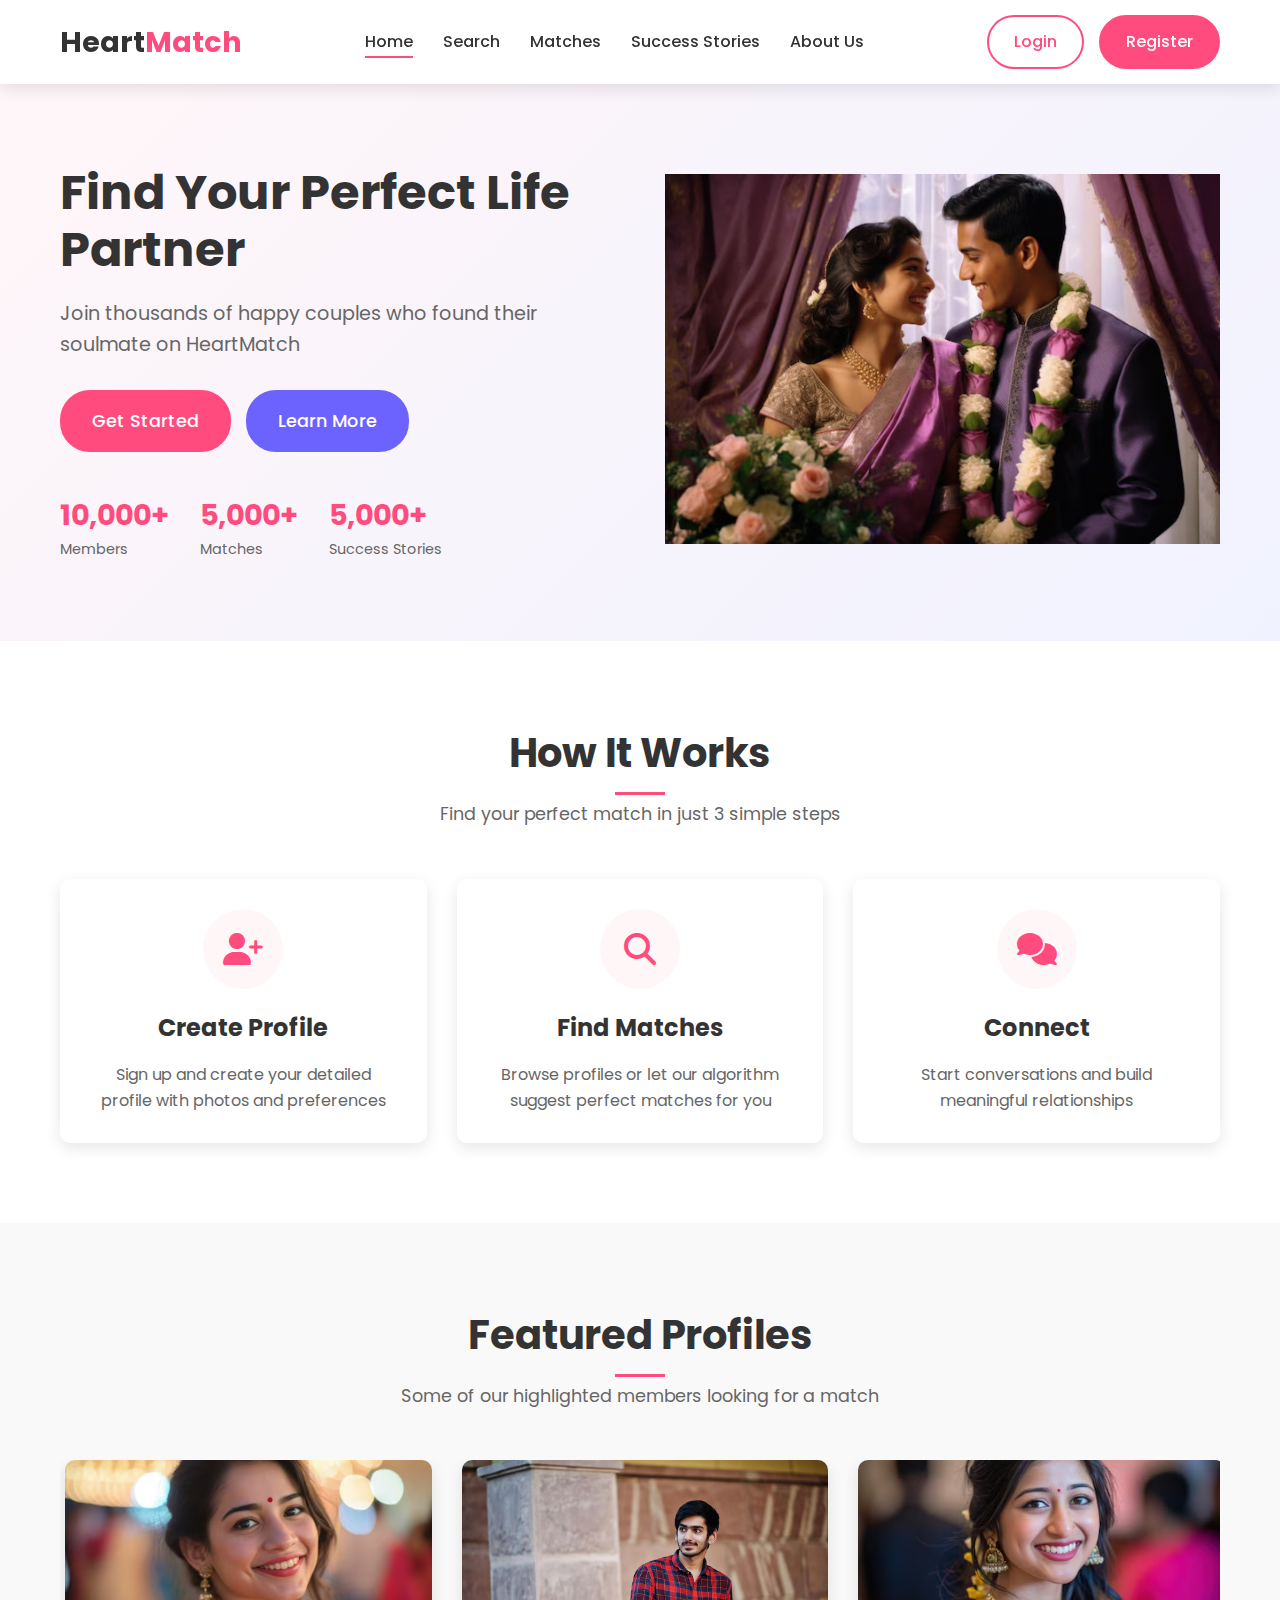
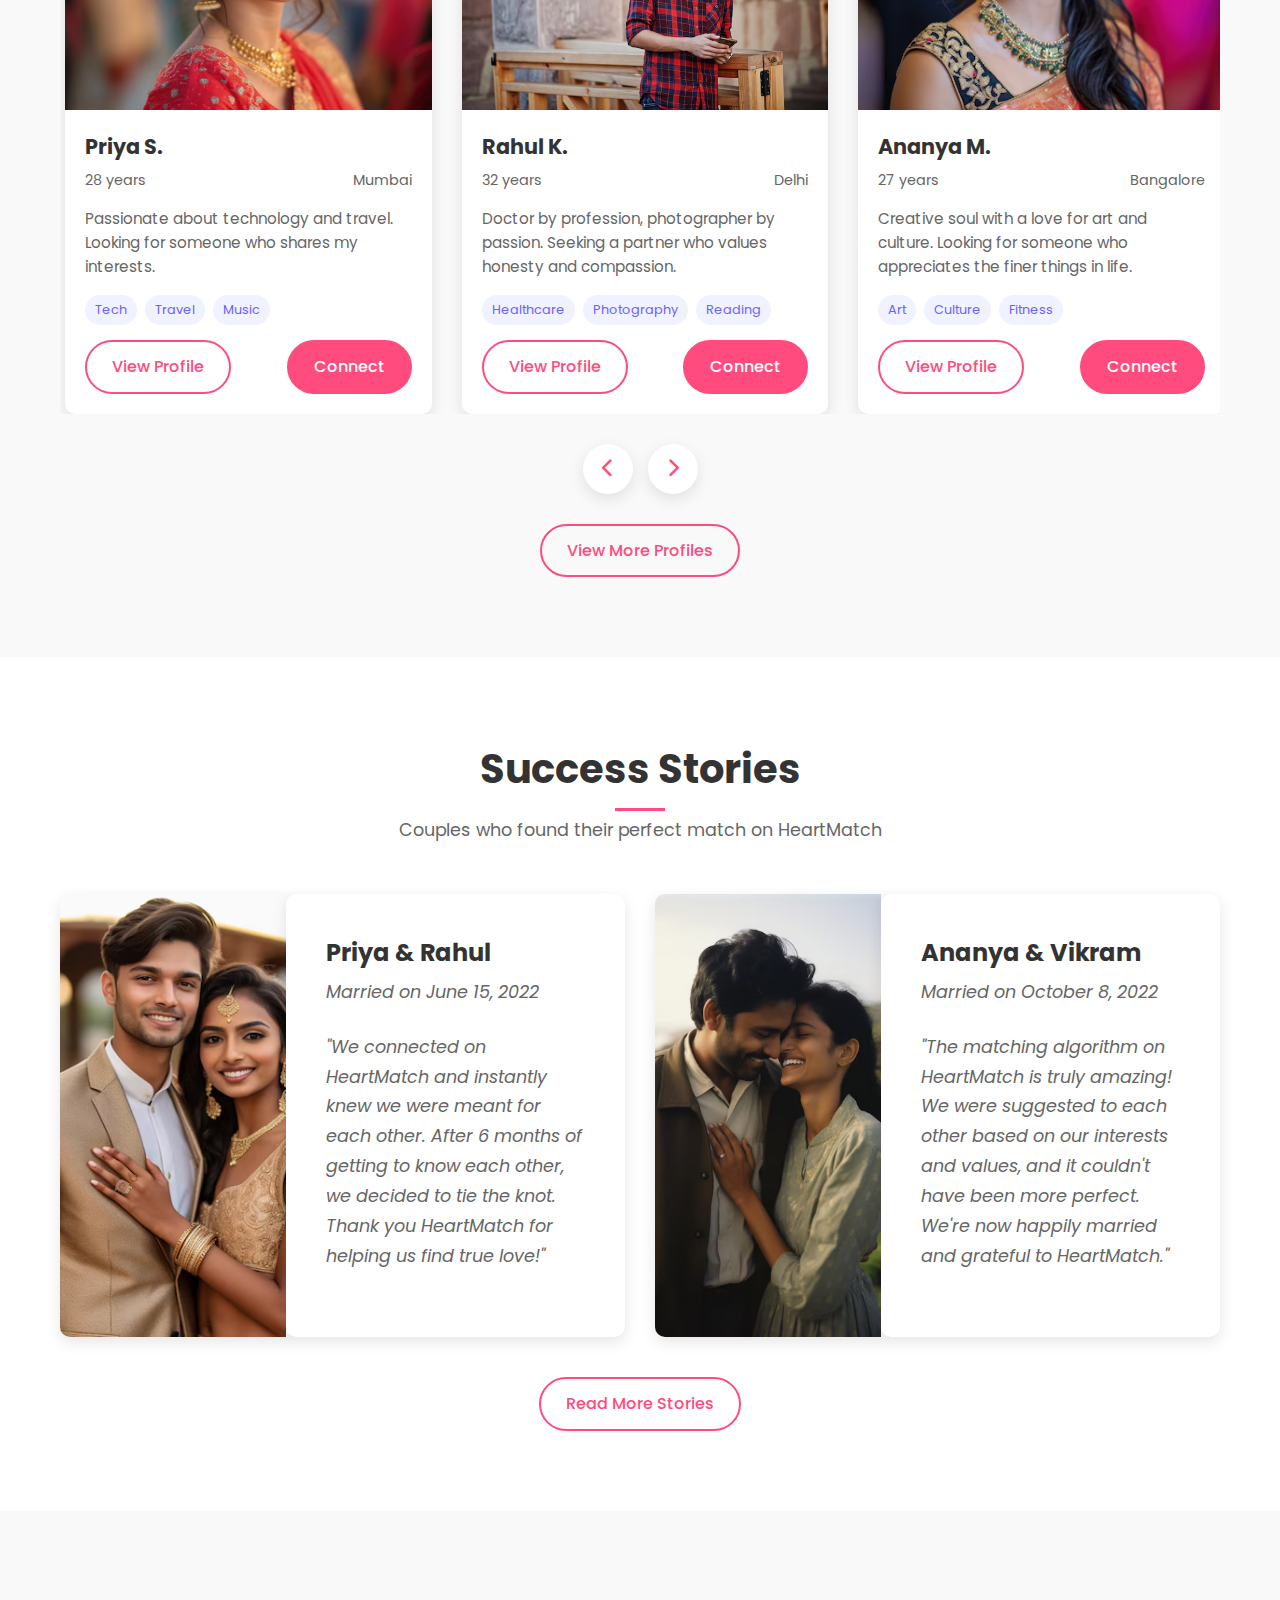
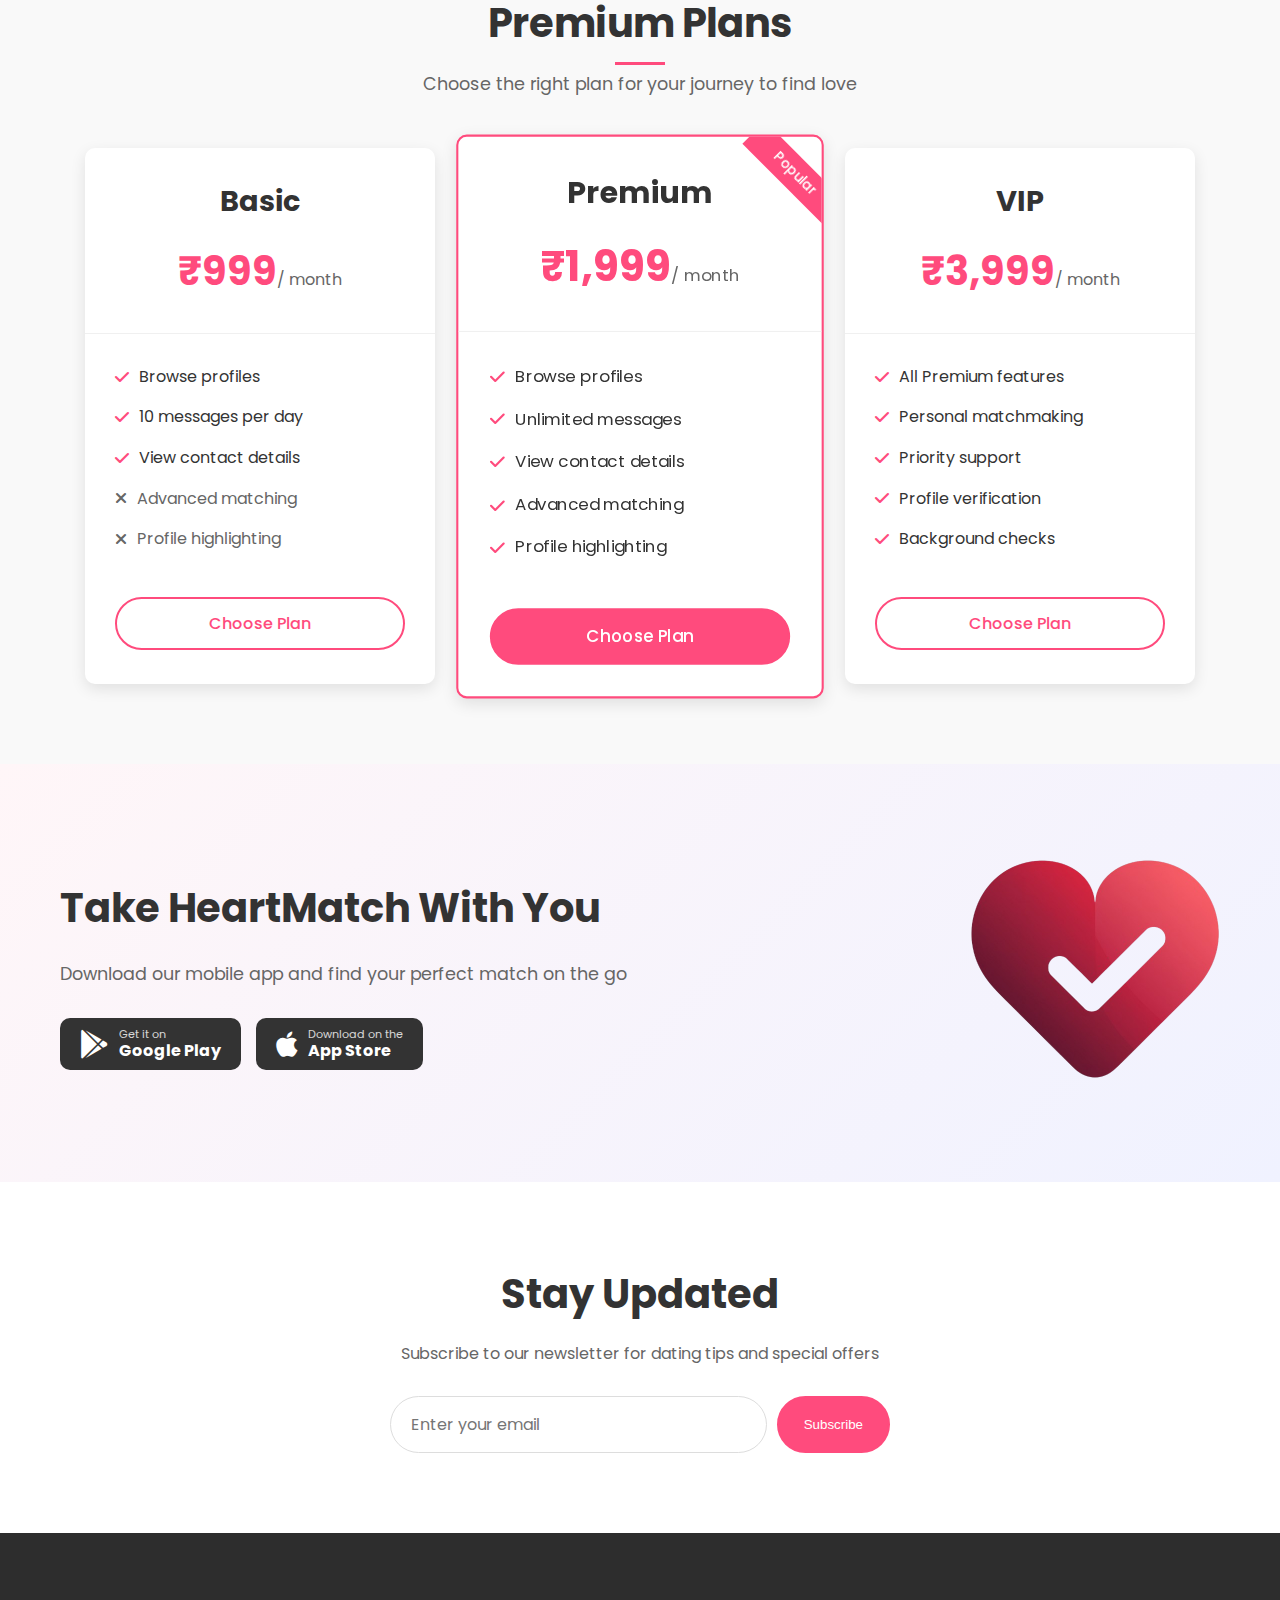
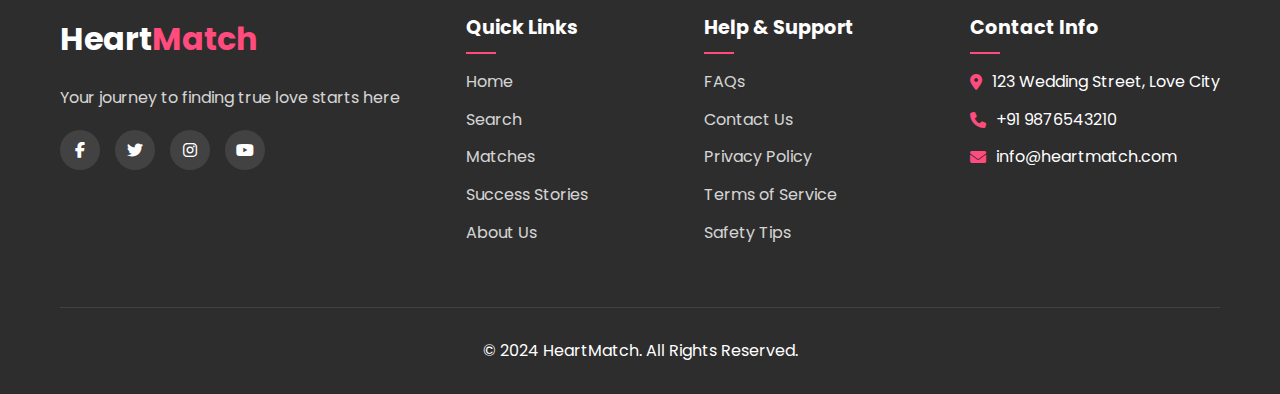
<file: index.html>
<!DOCTYPE html>
<html lang="en">
<head>
    <meta charset="UTF-8">
    <meta name="viewport" content="width=device-width, initial-scale=1.0">
    <title>HeartMatch | Find Your Perfect Partner</title>
    <link rel="icon" type="image/x-icon" href="app-mockup.png">
    <link rel="stylesheet" href="styles.css">
    <link rel="stylesheet" href="https://cdnjs.cloudflare.com/ajax/libs/font-awesome/6.4.0/css/all.min.css">
    <link href="https://fonts.googleapis.com/css2?family=Poppins:wght@300;400;500;600;700&display=swap" rel="stylesheet">
</head>
<body>
    <!-- Header Section -->
    <header>
        <div class="container">
            <div class="logo">
                <h1>Heart<span>Match</span></h1>
            </div>
            <nav>
                <ul>
                    <li><a href="index.html" class="active">Home</a></li>
                    <li><a href="search.html">Search</a></li>
                    <li><a href="matches.html">Matches</a></li>
                    <li><a href="success-stories.html">Success Stories</a></li>
                    <li><a href="about.html">About Us</a></li>
                </ul>
            </nav>
            <div class="auth-buttons">
                <a href="login.html" class="btn btn-outline">Login</a>
                <a href="register.html" class="btn btn-primary">Register</a>
            </div>
            <div class="mobile-menu-toggle">
                <i class="fas fa-bars"></i>
            </div>
        </div>
    </header>

    <!-- Hero Section -->
    <section class="hero">
        <div class="container">
            <div class="hero-content">
                <h1>Find Your Perfect Life Partner</h1>
                <p>Join thousands of happy couples who found their soulmate on HeartMatch</p>
                <div class="hero-buttons">
                    <a href="register.html" class="btn btn-primary btn-large">Get Started</a>
                    <a href="#how-it-works" class="btn btn-secondary btn-large">Learn More</a>
                </div>
                <div class="stats">
                    <div class="stat-item">
                        <span class="count">10000+</span>
                        <span class="label">Members</span>
                    </div>
                    <div class="stat-item">
                        <span class="count">5000+</span>
                        <span class="label">Matches</span>
                    </div>
                    <div class="stat-item">
                        <span class="count">5000+</span>
                        <span class="label">Success Stories</span>
                    </div>
                </div>
            </div>
            <div class="hero-image">
                <img src="hero-image.png" alt="Happy Couple">
            </div>
        </div>
    </section>

    <!-- How It Works Section -->
    <section id="how-it-works" class="how-it-works">
        <div class="container">
            <div class="section-header">
                <h2>How It Works</h2>
                <p>Find your perfect match in just 3 simple steps</p>
            </div>
            <div class="steps">
                <div class="step">
                    <div class="step-icon">
                        <i class="fas fa-user-plus"></i>
                    </div>
                    <h3>Create Profile</h3>
                    <p>Sign up and create your detailed profile with photos and preferences</p>
                </div>
                <div class="step">
                    <div class="step-icon">
                        <i class="fas fa-search"></i>
                    </div>
                    <h3>Find Matches</h3>
                    <p>Browse profiles or let our algorithm suggest perfect matches for you</p>
                </div>
                <div class="step">
                    <div class="step-icon">
                        <i class="fas fa-comments"></i>
                    </div>
                    <h3>Connect</h3>
                    <p>Start conversations and build meaningful relationships</p>
                </div>
            </div>
        </div>
    </section>

    <!-- Featured Profiles Section -->
        <!-- Featured Profiles Section -->
        <section class="featured-profiles">
            <div class="container">
                <div class="section-header">
                    <h2>Featured Profiles</h2>
                    <p>Some of our highlighted members looking for a match</p>
                </div>
                <div class="profiles-slider" id="profilesSlider">
                    <!-- Static profile cards instead of dynamic loading -->
                    <div class="profile-card">
                        <div class="profile-image">
                            <img src="priya.png" alt="Priya S.">
                        </div>
                        <div class="profile-info">
                            <h3>Priya S.</h3>
                            <div class="profile-meta">
                                <span>28 years</span>
                                <span>Mumbai</span>
                            </div>
                            <p class="profile-bio">Passionate about technology and travel. Looking for someone who shares my interests.</p>
                            <div class="profile-tags">
                                <span class="tag">Tech</span>
                                <span class="tag">Travel</span>
                                <span class="tag">Music</span>
                            </div>
                            <div class="profile-actions">
                                <a href="profile.html?id=1" class="btn btn-sm btn-outline">View Profile</a>
                                <a href="connect.html?id=1" class="btn btn-primary">Connect</a>
                            </div>
                        </div>
                    </div>
                    
                    <div class="profile-card">
                        <div class="profile-image">
                            <img src="rahul.png" alt="Rahul K.">
                        </div>
                        <div class="profile-info">
                            <h3>Rahul K.</h3>
                            <div class="profile-meta">
                                <span>32 years</span>
                                <span>Delhi</span>
                            </div>
                            <p class="profile-bio">Doctor by profession, photographer by passion. Seeking a partner who values honesty and compassion.</p>
                            <div class="profile-tags">
                                <span class="tag">Healthcare</span>
                                <span class="tag">Photography</span>
                                <span class="tag">Reading</span>
                            </div>
                            <div class="profile-actions">
                                <a href="profile.html?id=2" class="btn btn-sm btn-outline">View Profile</a>
                                <a href="connect.html?id=1" class="btn btn-primary">Connect</a>
                            </div>
                        </div>
                    </div>
                    
                    <div class="profile-card">
                        <div class="profile-image">
                            <img src="ananya.png" alt="Ananya M.">
                        </div>
                        <div class="profile-info">
                            <h3>Ananya M.</h3>
                            <div class="profile-meta">
                                <span>27 years</span>
                                <span>Bangalore</span>
                            </div>
                            <p class="profile-bio">Creative soul with a love for art and culture. Looking for someone who appreciates the finer things in life.</p>
                            <div class="profile-tags">
                                <span class="tag">Art</span>
                                <span class="tag">Culture</span>
                                <span class="tag">Fitness</span>
                            </div>
                            <div class="profile-actions">
                                <a href="profile.html?id=3" class="btn btn-sm btn-outline">View Profile</a>
                                <a href="connect.html?id=1" class="btn btn-primary">Connect</a>
                            </div>
                        </div>
                    </div>
                </div>
                <div class="slider-controls">
                    <button id="prevProfile" class="slider-btn"><i class="fas fa-chevron-left"></i></button>
                    <button id="nextProfile" class="slider-btn"><i class="fas fa-chevron-right"></i></button>
                </div>
                <div class="view-more-container">
                    <a href="search.html" class="btn btn-outline">View More Profiles</a>
                </div>
            </div>
        </section>

    <!-- Success Stories Section -->
    <section class="success-stories">
        <div class="container">
            <div class="section-header">
                <h2>Success Stories</h2>
                <p>Couples who found their perfect match on HeartMatch</p>
            </div>
            <div class="testimonials">
                <div class="testimonial">
                    <div class="couple-image">
                        <img src="couple1.png" alt="Happy Couple">
                    </div>
                    <div class="testimonial-content">
                        <h3>Priya & Rahul</h3>
                        <p class="marriage-date">Married on June 15, 2022</p>
                        <p class="testimonial-text">"We connected on HeartMatch and instantly knew we were meant for each other. After 6 months of getting to know each other, we decided to tie the knot. Thank you HeartMatch for helping us find true love!"</p>
                    </div>
                </div>
                <div class="testimonial">
                    <div class="couple-image">
                        <img src="couple2.png" alt="Happy Couple">
                    </div>
                    <div class="testimonial-content">
                        <h3>Ananya & Vikram</h3>
                        <p class="marriage-date">Married on October 8, 2022</p>
                        <p class="testimonial-text">"The matching algorithm on HeartMatch is truly amazing! We were suggested to each other based on our interests and values, and it couldn't have been more perfect. We're now happily married and grateful to HeartMatch."</p>
                    </div>
                </div>
            </div>
            <div class="view-more-container">
                <a href="success-stories.html" class="btn btn-outline">Read More Stories</a>
            </div>
        </div>
    </section>

    <!-- Premium Plans Section -->
    <section class="premium-plans">
        <div class="container">
            <div class="section-header">
                <h2>Premium Plans</h2>
                <p>Choose the right plan for your journey to find love</p>
            </div>
            <div class="plans">
                <div class="plan">
                    <div class="plan-header">
                        <h3>Basic</h3>
                        <div class="price">
                            <span class="amount">₹999</span>
                            <span class="duration">/ month</span>
                        </div>
                    </div>
                    <div class="plan-features">
                        <ul>
                            <li><i class="fas fa-check"></i> Browse profiles</li>
                            <li><i class="fas fa-check"></i> 10 messages per day</li>
                            <li><i class="fas fa-check"></i> View contact details</li>
                            <li class="not-included"><i class="fas fa-times"></i> Advanced matching</li>
                            <li class="not-included"><i class="fas fa-times"></i> Profile highlighting</li>
                        </ul>
                    </div>
                    <div class="plan-footer">
                        <a href="subscribe.html?plan=basic" class="btn btn-outline btn-block">Choose Plan</a>
                    </div>
                </div>
                <div class="plan featured">
                    <div class="plan-tag">Popular</div>
                    <div class="plan-header">
                        <h3>Premium</h3>
                        <div class="price">
                            <span class="amount">₹1,999</span>
                            <span class="duration">/ month</span>
                        </div>
                    </div>
                    <div class="plan-features">
                        <ul>
                            <li><i class="fas fa-check"></i> Browse profiles</li>
                            <li><i class="fas fa-check"></i> Unlimited messages</li>
                            <li><i class="fas fa-check"></i> View contact details</li>
                            <li><i class="fas fa-check"></i> Advanced matching</li>
                            <li><i class="fas fa-check"></i> Profile highlighting</li>
                        </ul>
                    </div>
                    <div class="plan-footer">
                        <a href="subscribe.html?plan=premium" class="btn btn-primary btn-block">Choose Plan</a>
                    </div>
                </div>
                <div class="plan">
                    <div class="plan-header">
                        <h3>VIP</h3>
                        <div class="price">
                            <span class="amount">₹3,999</span>
                            <span class="duration">/ month</span>
                        </div>
                    </div>
                    <div class="plan-features">
                        <ul>
                            <li><i class="fas fa-check"></i> All Premium features</li>
                            <li><i class="fas fa-check"></i> Personal matchmaking</li>
                            <li><i class="fas fa-check"></i> Priority support</li>
                            <li><i class="fas fa-check"></i> Profile verification</li>
                            <li><i class="fas fa-check"></i> Background checks</li>
                        </ul>
                    </div>
                    <div class="plan-footer">
                        <a href="subscribe.html?plan=vip" class="btn btn-outline btn-block">Choose Plan</a>
                    </div>
                </div>
            </div>
        </div>
    </section>

    <!-- App Download Section -->
    <section class="app-download">
        <div class="container">
            <div class="app-content">
                <h2>Take HeartMatch With You</h2>
                <p>Download our mobile app and find your perfect match on the go</p>
                <div class="app-buttons">
                    <a href="#" class="app-btn">
                        <i class="fab fa-google-play"></i>
                        <span>
                            <small>Get it on</small>
                            <strong>Google Play</strong>
                        </span>
                    </a>
                    <a href="#" class="app-btn">
                        <i class="fab fa-apple"></i>
                        <span>
                            <small>Download on the</small>
                            <strong>App Store</strong>
                        </span>
                    </a>
                </div>
            </div>
            <div class="app-image">
                <img src="app-mockup.png" alt="HeartMatch Mobile App">
            </div>
        </div>
    </section>

    <!-- Newsletter Section -->
    <section class="newsletter">
        <div class="container">
            <div class="newsletter-content">
                <h2>Stay Updated</h2>
                <p>Subscribe to our newsletter for dating tips and special offers</p>
                <form id="newsletterForm" class="newsletter-form">
                    <input type="email" placeholder="Enter your email" required>
                    <button type="submit" class="btn btn-primary">Subscribe</button>
                </form>
            </div>
        </div>
    </section>

    <!-- Footer -->
    <footer>
        <div class="container">
            <div class="footer-content">
                <div class="footer-logo">
                    <h2>Heart<span>Match</span></h2>
                    <p>Your journey to finding true love starts here</p>
                    <div class="social-links">
                        <a href="#"><i class="fab fa-facebook-f"></i></a>
                        <a href="#"><i class="fab fa-twitter"></i></a>
                        <a href="#"><i class="fab fa-instagram"></i></a>
                        <a href="#"><i class="fab fa-youtube"></i></a>
                    </div>
                </div>
                <div class="footer-links">
                    <div class="link-group">
                        <h3>Quick Links</h3>
                        <ul>
                            <li><a href="index.html">Home</a></li>
                            <li><a href="search.html">Search</a></li>
                            <li><a href="matches.html">Matches</a></li>
                            <li><a href="success-stories.html">Success Stories</a></li>
                            <li><a href="about.html">About Us</a></li>
                        </ul>
                    </div>
                    <div class="link-group">
                        <h3>Help & Support</h3>
                        <ul>
                            <li><a href="faq.html">FAQs</a></li>
                            <li><a href="contact.html">Contact Us</a></li>
                            <li><a href="privacy.html">Privacy Policy</a></li>
                            <li><a href="terms.html">Terms of Service</a></li>
                            <li><a href="safety.html">Safety Tips</a></li>
                        </ul>
                    </div>
                    <div class="link-group">
                        <h3>Contact Info</h3>
                        <ul class="contact-info">
                            <li><i class="fas fa-map-marker-alt"></i> 123 Wedding Street, Love City</li>
                            <li><i class="fas fa-phone"></i> +91 9876543210</li>
                            <li><i class="fas fa-envelope"></i> info@heartmatch.com</li>
                        </ul>
                    </div>
                </div>
            </div>
            <div class="footer-bottom">
                <p>&copy; 2024 HeartMatch. All Rights Reserved.</p>
            </div>
        </div>
    </footer>

    <script src="script.js"></script>
</body>
</html>
</file>
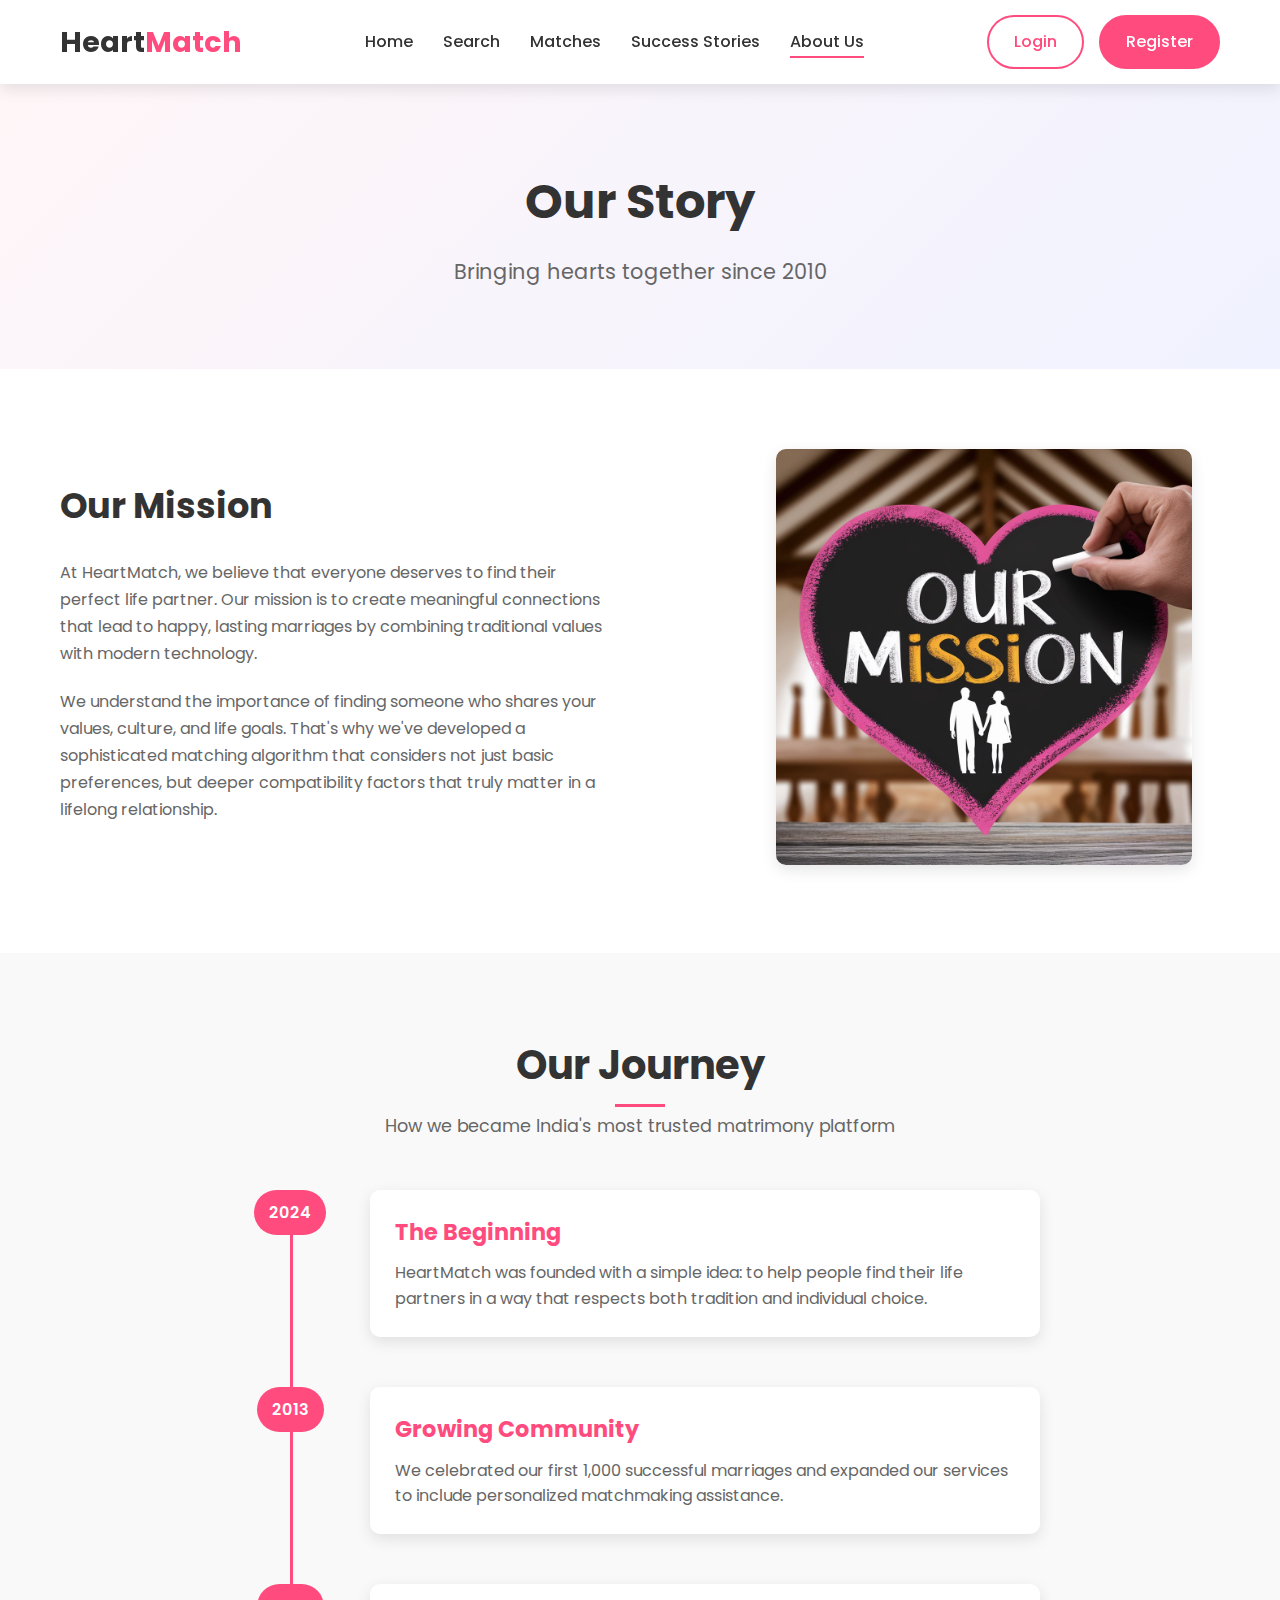
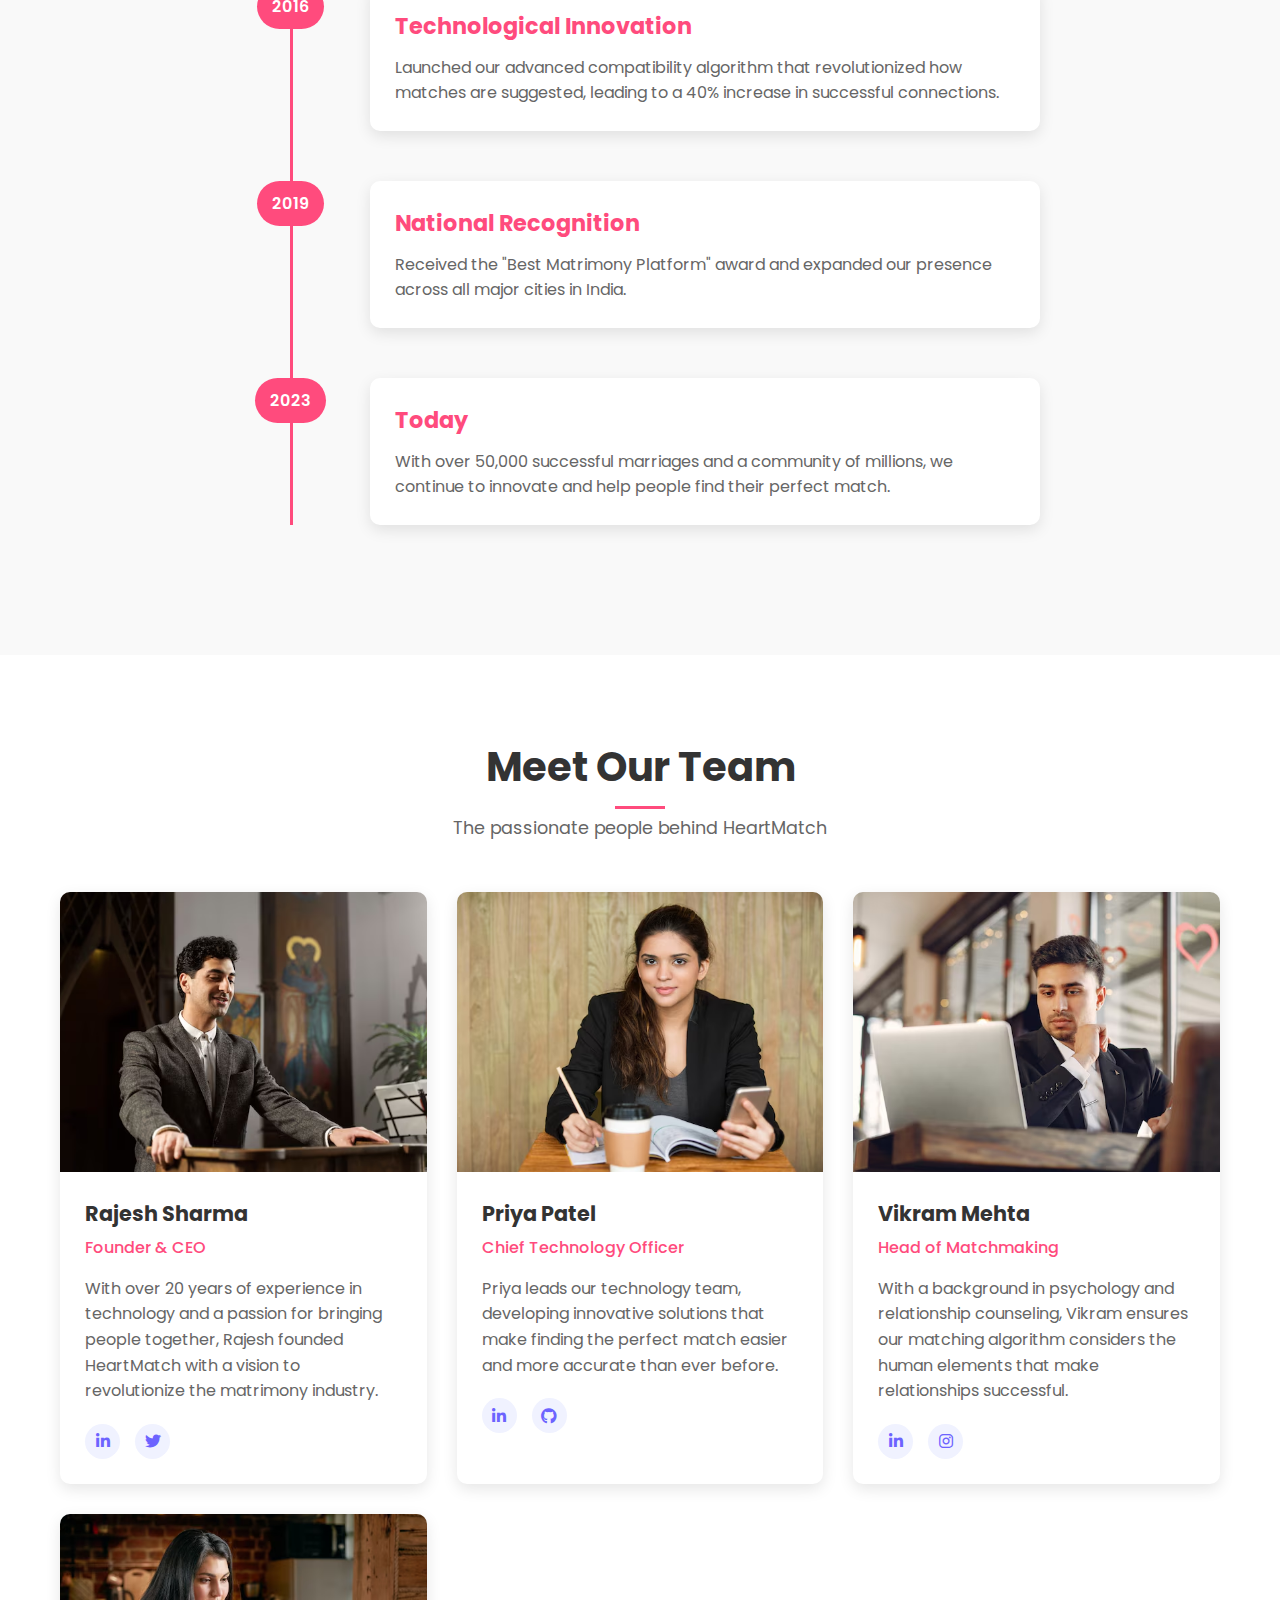
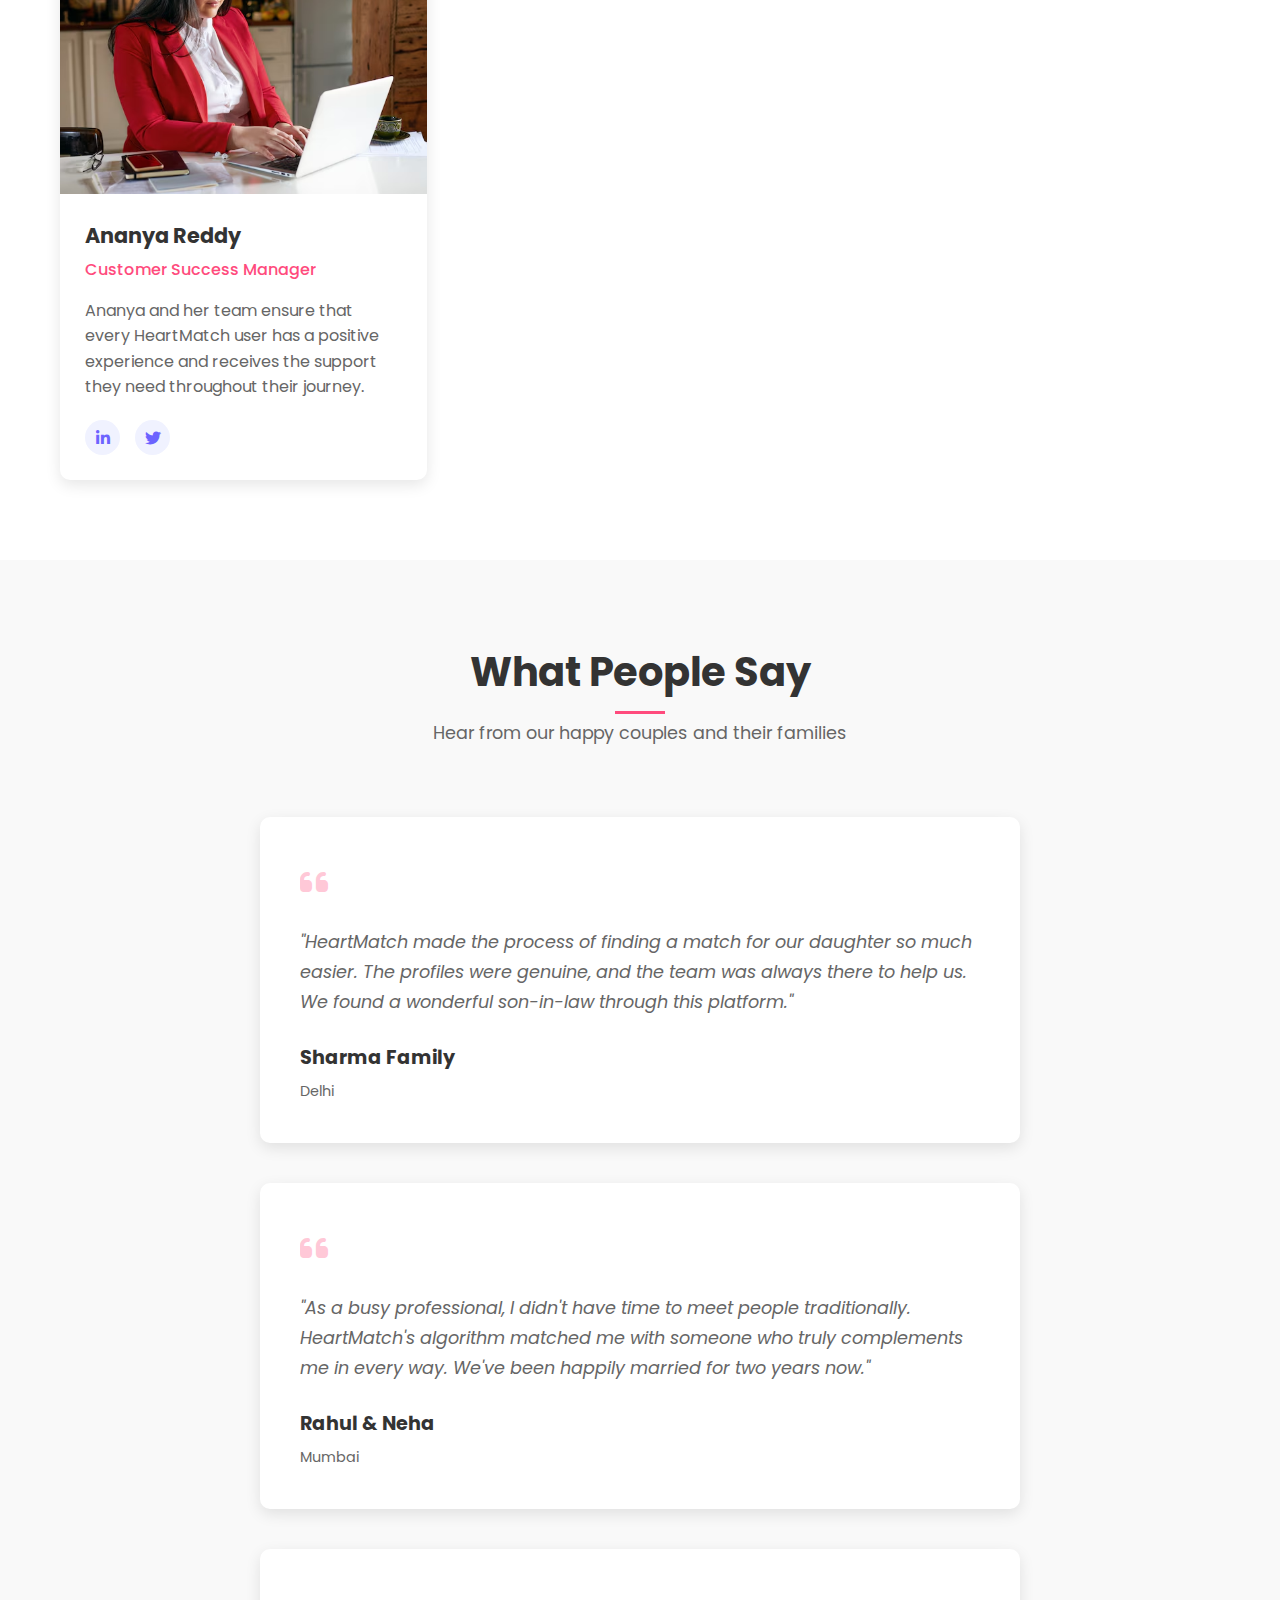
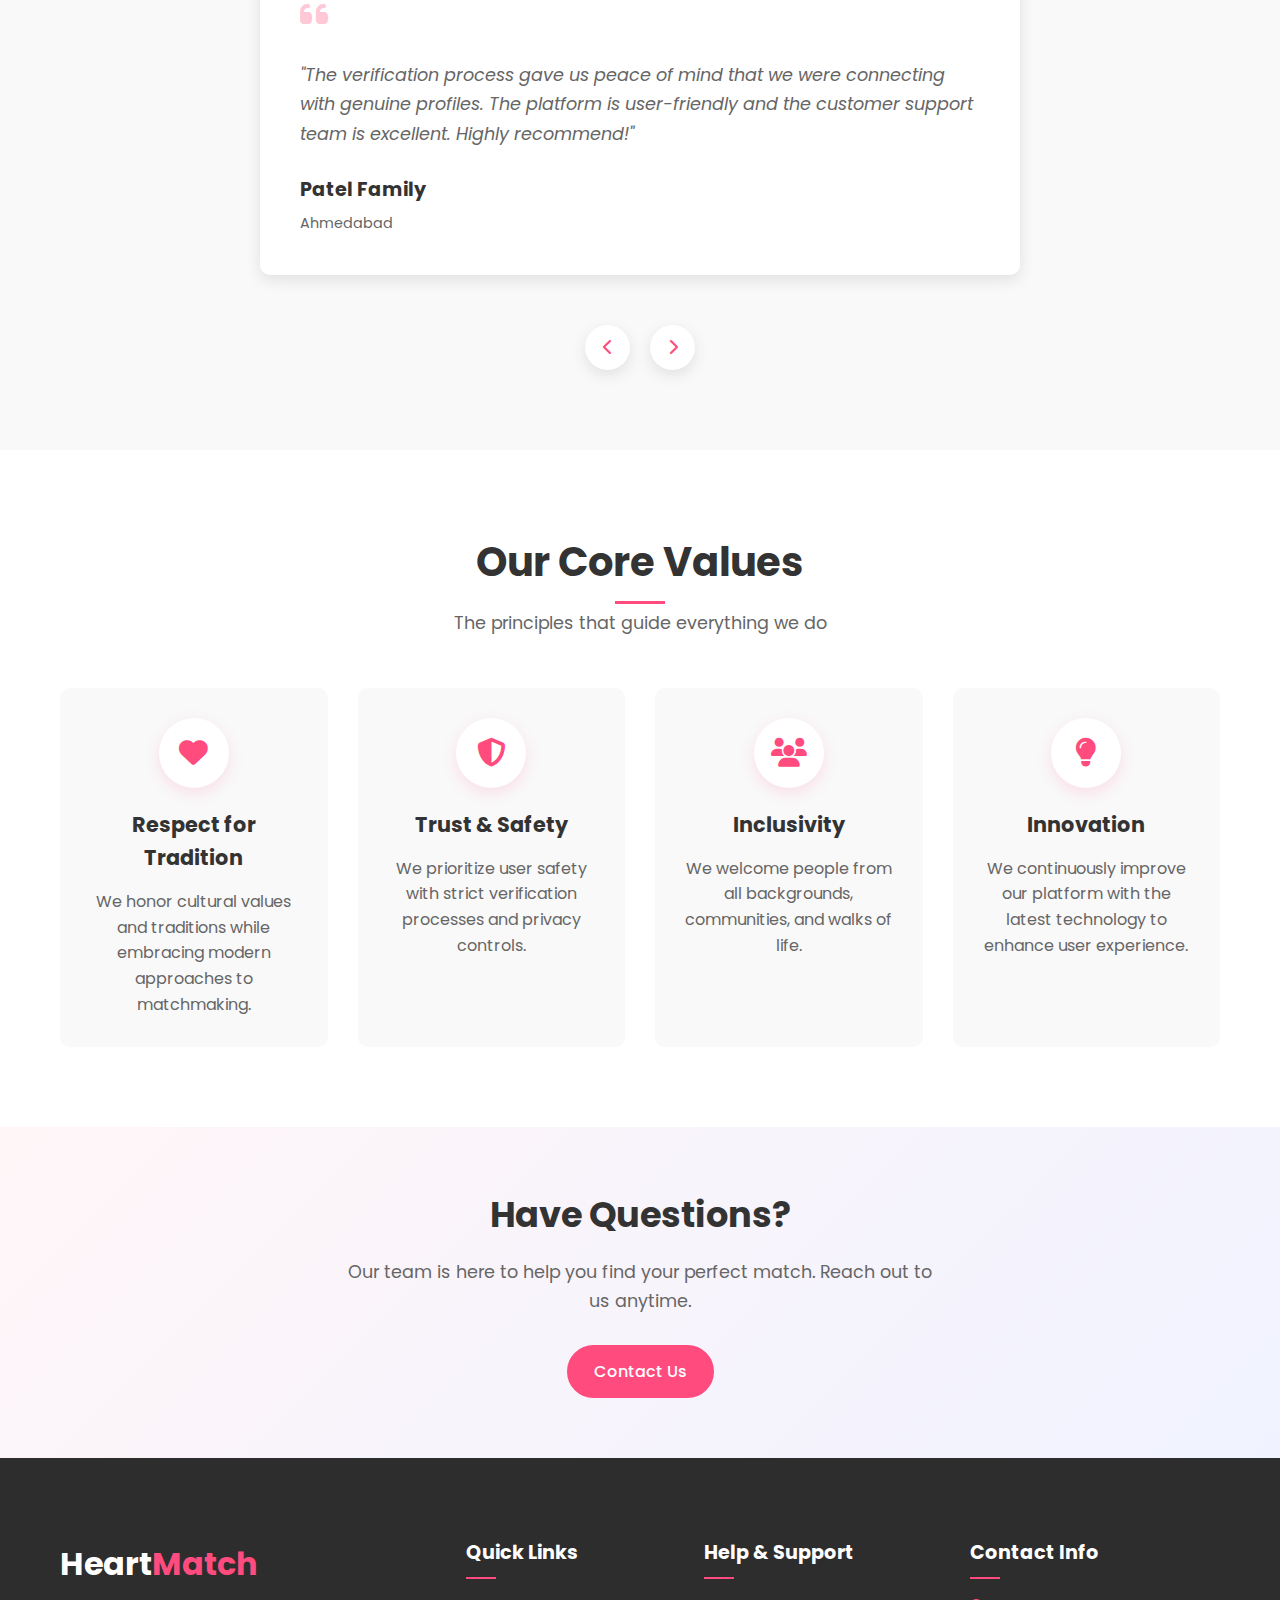
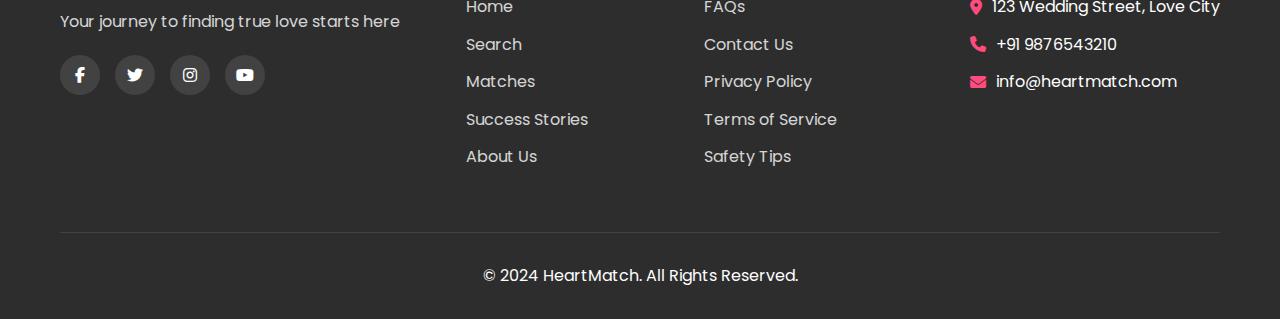
<file: about.html>
<!DOCTYPE html>
<html lang="en">
<head>
    <meta charset="UTF-8">
    <meta name="viewport" content="width=device-width, initial-scale=1.0">
    <title>About Us | HeartMatch</title>
    <link rel="icon" type="image/x-icon" href="app-mockup.png">
    <link rel="stylesheet" href="styles.css">
    <link rel="stylesheet" href="https://cdnjs.cloudflare.com/ajax/libs/font-awesome/6.4.0/css/all.min.css">
    <link href="https://fonts.googleapis.com/css2?family=Poppins:wght@300;400;500;600;700&display=swap" rel="stylesheet">
</head>
<body>
    <!-- Header Section -->
    <header>
        <div class="container">
            <div class="logo">
                <h1><a href="index.html">Heart<span>Match</span></a></h1>
            </div>
            <nav>
                <ul>
                    <li><a href="index.html">Home</a></li>
                    <li><a href="search.html">Search</a></li>
                    <li><a href="matches.html">Matches</a></li>
                    <li><a href="success-stories.html">Success Stories</a></li>
                    <li><a href="about.html" class="active">About Us</a></li>
                </ul>
            </nav>
            <div class="auth-buttons">
                <a href="login.html" class="btn btn-outline">Login</a>
                <a href="register.html" class="btn btn-primary">Register</a>
            </div>
            <div class="mobile-menu-toggle">
                <i class="fas fa-bars"></i>
            </div>
        </div>
    </header>

    <!-- About Hero Section -->
    <section class="about-hero">
        <div class="container">
            <div class="about-hero-content">
                <h1>Our Story</h1>
                <p>Bringing hearts together since 2010</p>
            </div>
        </div>
    </section>

    <!-- About Mission Section -->
    <section class="about-mission">
        <div class="container">
            <div class="mission-content">
                <h2>Our Mission</h2>
                <p>At HeartMatch, we believe that everyone deserves to find their perfect life partner. Our mission is to create meaningful connections that lead to happy, lasting marriages by combining traditional values with modern technology.</p>
                <p>We understand the importance of finding someone who shares your values, culture, and life goals. That's why we've developed a sophisticated matching algorithm that considers not just basic preferences, but deeper compatibility factors that truly matter in a lifelong relationship.</p>
            </div>
            <div class="mission-image">
                <img src="mission.png" alt="Our mission">
            </div>
        </div>
    </section>

    <!-- Journey Section -->
    <section class="about-journey">
        <div class="container">
            <div class="section-header">
                <h2>Our Journey</h2>
                <p>How we became India's most trusted matrimony platform</p>
            </div>
            
            <div class="timeline">
                <div class="timeline-item">
                    <div class="timeline-year">
                        <span>2024</span>
                    </div>
                    <div class="timeline-content">
                        <h3>The Beginning</h3>
                        <p>HeartMatch was founded with a simple idea: to help people find their life partners in a way that respects both tradition and individual choice.</p>
                    </div>
                </div>
                
                <div class="timeline-item">
                    <div class="timeline-year">
                        <span>2013</span>
                    </div>
                    <div class="timeline-content">
                        <h3>Growing Community</h3>
                        <p>We celebrated our first 1,000 successful marriages and expanded our services to include personalized matchmaking assistance.</p>
                    </div>
                </div>
                
                <div class="timeline-item">
                    <div class="timeline-year">
                        <span>2016</span>
                    </div>
                    <div class="timeline-content">
                        <h3>Technological Innovation</h3>
                        <p>Launched our advanced compatibility algorithm that revolutionized how matches are suggested, leading to a 40% increase in successful connections.</p>
                    </div>
                </div>
                
                <div class="timeline-item">
                    <div class="timeline-year">
                        <span>2019</span>
                    </div>
                    <div class="timeline-content">
                        <h3>National Recognition</h3>
                        <p>Received the "Best Matrimony Platform" award and expanded our presence across all major cities in India.</p>
                    </div>
                </div>
                
                <div class="timeline-item">
                    <div class="timeline-year">
                        <span>2023</span>
                    </div>
                    <div class="timeline-content">
                        <h3>Today</h3>
                        <p>With over 50,000 successful marriages and a community of millions, we continue to innovate and help people find their perfect match.</p>
                    </div>
                </div>
            </div>
        </div>
    </section>

    <!-- Team Section -->
    <section class="about-team">
        <div class="container">
            <div class="section-header">
                <h2>Meet Our Team</h2>
                <p>The passionate people behind HeartMatch</p>
            </div>
            
            <div class="team-grid">
                <div class="team-member">
                    <div class="member-image">
                        <img src="team1.png" alt="Rajesh Sharma">
                    </div>
                    <div class="member-info">
                        <h3>Rajesh Sharma</h3>
                        <p class="member-role">Founder & CEO</p>
                        <p class="member-bio">With over 20 years of experience in technology and a passion for bringing people together, Rajesh founded HeartMatch with a vision to revolutionize the matrimony industry.</p>
                        <div class="member-social">
                            <a href="#"><i class="fab fa-linkedin-in"></i></a>
                            <a href="#"><i class="fab fa-twitter"></i></a>
                        </div>
                    </div>
                </div>
                
                <div class="team-member">
                    <div class="member-image">
                        <img src="team2.png" alt="Priya Patel">
                    </div>
                    <div class="member-info">
                        <h3>Priya Patel</h3>
                        <p class="member-role">Chief Technology Officer</p>
                        <p class="member-bio">Priya leads our technology team, developing innovative solutions that make finding the perfect match easier and more accurate than ever before.</p>
                        <div class="member-social">
                            <a href="#"><i class="fab fa-linkedin-in"></i></a>
                            <a href="#"><i class="fab fa-github"></i></a>
                        </div>
                    </div>
                </div>
                
                <div class="team-member">
                    <div class="member-image">
                        <img src="team3.png" alt="Vikram Mehta">
                    </div>
                    <div class="member-info">
                        <h3>Vikram Mehta</h3>
                        <p class="member-role">Head of Matchmaking</p>
                        <p class="member-bio">With a background in psychology and relationship counseling, Vikram ensures our matching algorithm considers the human elements that make relationships successful.</p>
                        <div class="member-social">
                            <a href="#"><i class="fab fa-linkedin-in"></i></a>
                            <a href="#"><i class="fab fa-instagram"></i></a>
                        </div>
                    </div>
                </div>
                
                <div class="team-member">
                    <div class="member-image">
                        <img src="team4.png" alt="Ananya Reddy">
                    </div>
                    <div class="member-info">
                        <h3>Ananya Reddy</h3>
                        <p class="member-role">Customer Success Manager</p>
                        <p class="member-bio">Ananya and her team ensure that every HeartMatch user has a positive experience and receives the support they need throughout their journey.</p>
                        <div class="member-social">
                            <a href="#"><i class="fab fa-linkedin-in"></i></a>
                            <a href="#"><i class="fab fa-twitter"></i></a>
                        </div>
                    </div>
                </div>
            </div>
        </div>
    </section>

    <!-- Testimonials Section -->
    <section class="about-testimonials">
        <div class="container">
            <div class="section-header">
                <h2>What People Say</h2>
                <p>Hear from our happy couples and their families</p>
            </div>
            
            <div class="testimonial-slider">
                <div class="testimonial-slide">
                    <div class="testimonial-content">
                        <div class="quote-icon">
                            <i class="fas fa-quote-left"></i>
                        </div>
                        <p>"HeartMatch made the process of finding a match for our daughter so much easier. The profiles were genuine, and the team was always there to help us. We found a wonderful son-in-law through this platform."</p>
                        <div class="testimonial-author">
                            <h4>Sharma Family</h4>
                            <p>Delhi</p>
                        </div>
                    </div>
                </div>
                
                <div class="testimonial-slide">
                    <div class="testimonial-content">
                        <div class="quote-icon">
                            <i class="fas fa-quote-left"></i>
                        </div>
                        <p>"As a busy professional, I didn't have time to meet people traditionally. HeartMatch's algorithm matched me with someone who truly complements me in every way. We've been happily married for two years now."</p>
                        <div class="testimonial-author">
                            <h4>Rahul & Neha</h4>
                            <p>Mumbai</p>
                        </div>
                    </div>
                </div>
                
                <div class="testimonial-slide">
                    <div class="testimonial-content">
                        <div class="quote-icon">
                            <i class="fas fa-quote-left"></i>
                        </div>
                        <p>"The verification process gave us peace of mind that we were connecting with genuine profiles. The platform is user-friendly and the customer support team is excellent. Highly recommend!"</p>
                        <div class="testimonial-author">
                            <h4>Patel Family</h4>
                            <p>Ahmedabad</p>
                        </div>
                    </div>
                </div>
            </div>
            
            <div class="testimonial-controls">
                <button class="testimonial-prev"><i class="fas fa-chevron-left"></i></button>
                <button class="testimonial-next"><i class="fas fa-chevron-right"></i></button>
            </div>
        </div>
    </section>

    <!-- Values Section -->
    <section class="about-values">
        <div class="container">
            <div class="section-header">
                <h2>Our Core Values</h2>
                <p>The principles that guide everything we do</p>
            </div>
            
            <div class="values-grid">
                <div class="value-card">
                    <div class="value-icon">
                        <i class="fas fa-heart"></i>
                    </div>
                    <h3>Respect for Tradition</h3>
                    <p>We honor cultural values and traditions while embracing modern approaches to matchmaking.</p>
                </div>
                
                <div class="value-card">
                    <div class="value-icon">
                        <i class="fas fa-shield-alt"></i>
                    </div>
                    <h3>Trust & Safety</h3>
                    <p>We prioritize user safety with strict verification processes and privacy controls.</p>
                </div>
                
                <div class="value-card">
                    <div class="value-icon">
                        <i class="fas fa-users"></i>
                    </div>
                    <h3>Inclusivity</h3>
                    <p>We welcome people from all backgrounds, communities, and walks of life.</p>
                </div>
                
                <div class="value-card">
                    <div class="value-icon">
                        <i class="fas fa-lightbulb"></i>
                    </div>
                    <h3>Innovation</h3>
                    <p>We continuously improve our platform with the latest technology to enhance user experience.</p>
                </div>
            </div>
        </div>
    </section>

    <!-- Contact CTA Section -->
    <section class="contact-cta">
        <div class="container">
            <div class="cta-content">
                <h2>Have Questions?</h2>
                <p>Our team is here to help you find your perfect match. Reach out to us anytime.</p>
                <a href="contact.html" class="btn btn-primary">Contact Us</a>
            </div>
        </div>
    </section>

    <!-- Footer -->
    <footer>
        <div class="container">
            <div class="footer-content">
                <div class="footer-logo">
                    <h2>Heart<span>Match</span></h2>
                    <p>Your journey to finding true love starts here</p>
                    <div class="social-links">
                        <a href="#"><i class="fab fa-facebook-f"></i></a>
                        <a href="#"><i class="fab fa-twitter"></i></a>
                        <a href="#"><i class="fab fa-instagram"></i></a>
                        <a href="#"><i class="fab fa-youtube"></i></a>
                    </div>
                </div>
                <div class="footer-links">
                    <div class="link-group">
                        <h3>Quick Links</h3>
                        <ul>
                            <li><a href="index.html">Home</a></li>
                            <li><a href="search.html">Search</a></li>
                            <li><a href="matches.html">Matches</a></li>
                            <li><a href="success-stories.html">Success Stories</a></li>
                            <li><a href="about.html">About Us</a></li>
                        </ul>
                    </div>
                    <div class="link-group">
                        <h3>Help & Support</h3>
                        <ul>
                            <li><a href="faq.html">FAQs</a></li>
                            <li><a href="contact.html">Contact Us</a></li>
                            <li><a href="privacy.html">Privacy Policy</a></li>
                            <li><a href="terms.html">Terms of Service</a></li>
                            <li><a href="safety.html">Safety Tips</a></li>
                        </ul>
                    </div>
                    <div class="link-group">
                        <h3>Contact Info</h3>
                        <ul class="contact-info">
                            <li><i class="fas fa-map-marker-alt"></i> 123 Wedding Street, Love City</li>
                            <li><i class="fas fa-phone"></i> +91 9876543210</li>
                            <li><i class="fas fa-envelope"></i> info@heartmatch.com</li>
                        </ul>
                    </div>
                </div>
            </div>
            <div class="footer-bottom">
                <p>&copy; 2024 HeartMatch. All Rights Reserved.</p>
            </div>
        </div>
    </footer>

    <script src="script.js"></script>
</body>
</html>
</file>
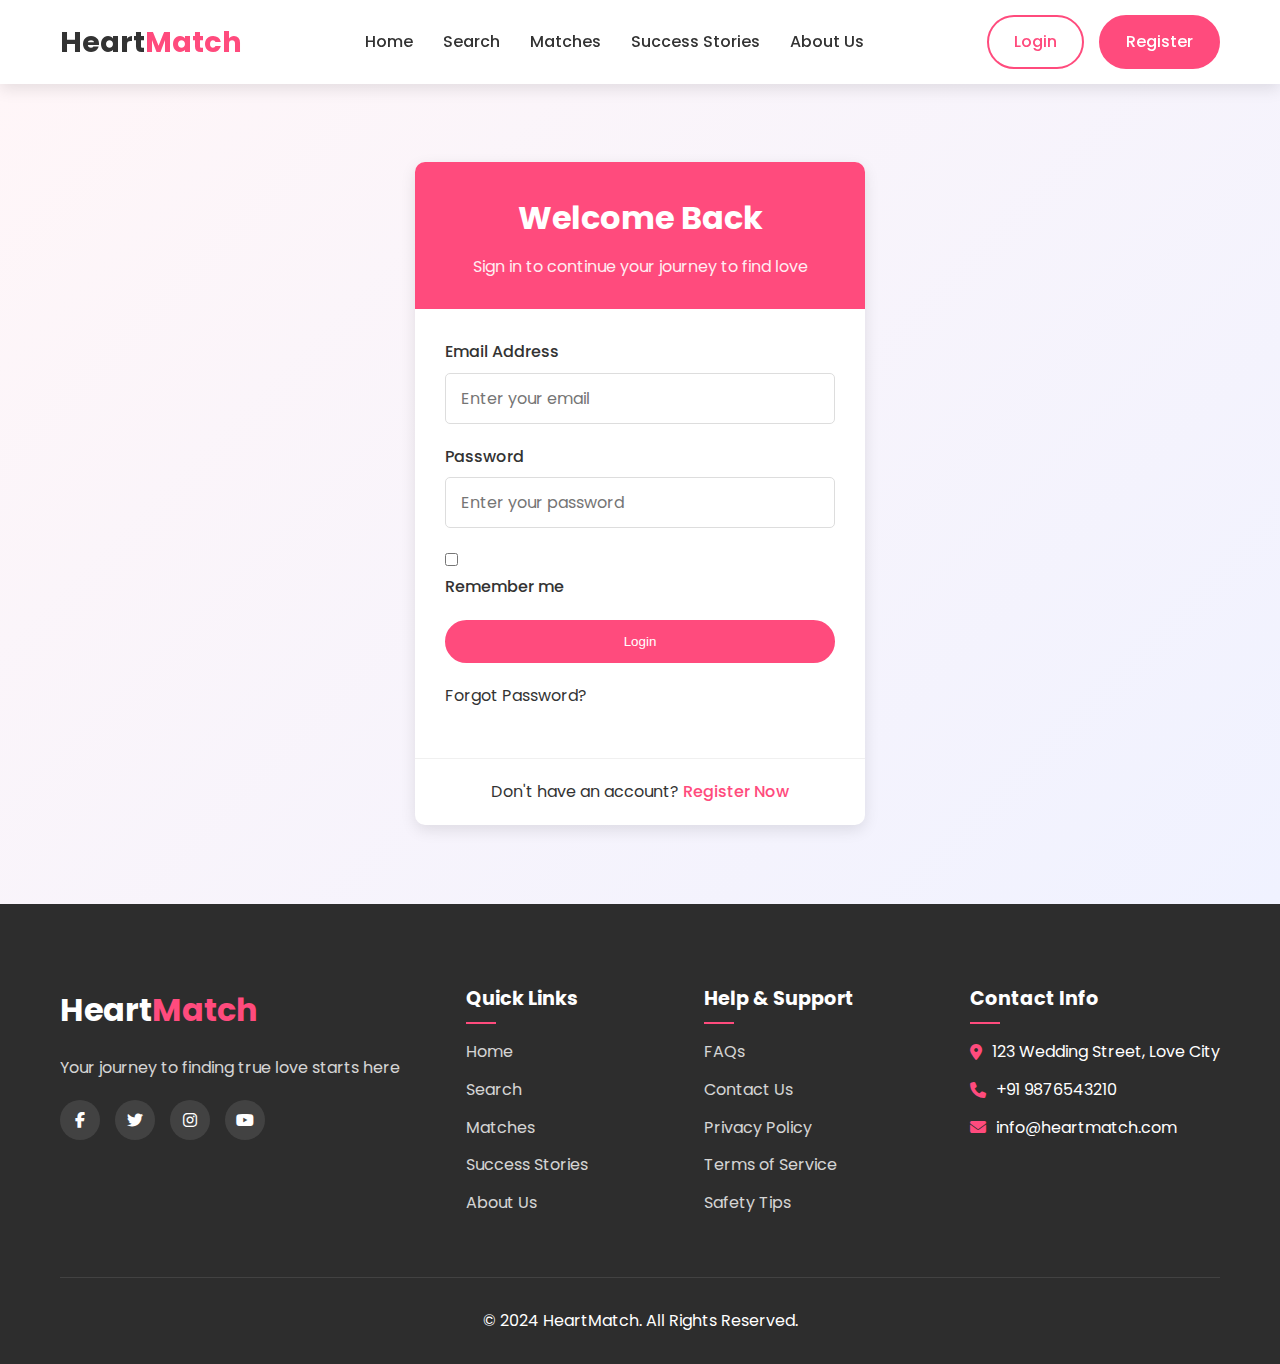
<file: login.html>
<!DOCTYPE html>
<html lang="en">
<head>
    <meta charset="UTF-8">
    <meta name="viewport" content="width=device-width, initial-scale=1.0">
    <title>Login | HeartMatch</title>
    <link rel="icon" type="image/x-icon" href="app-mockup.png">
    <link rel="stylesheet" href="styles.css">
    <link rel="stylesheet" href="https://cdnjs.cloudflare.com/ajax/libs/font-awesome/6.4.0/css/all.min.css">
    <link href="https://fonts.googleapis.com/css2?family=Poppins:wght@300;400;500;600;700&display=swap" rel="stylesheet">
</head>
<body>
    <!-- Header Section -->
    <header>
        <div class="container">
            <div class="logo">
                <h1><a href="index.html">Heart<span>Match</span></a></h1>
            </div>
            <nav>
                <ul>
                    <li><a href="index.html">Home</a></li>
                    <li><a href="search.html">Search</a></li>
                    <li><a href="matches.html">Matches</a></li>
                    <li><a href="success-stories.html">Success Stories</a></li>
                    <li><a href="about.html">About Us</a></li>
                </ul>
            </nav>
            <div class="auth-buttons">
                <a href="login.html" class="btn btn-outline active">Login</a>
                <a href="register.html" class="btn btn-primary">Register</a>
            </div>
            <div class="mobile-menu-toggle">
                <i class="fas fa-bars"></i>
            </div>
        </div>
    </header>

    <!-- Login Section -->
    <section class="auth-container">
        <div class="auth-card">
            <div class="auth-header">
                <h2>Welcome Back</h2>
                <p>Sign in to continue your journey to find love</p>
            </div>
            <form class="auth-form">
                <div class="form-group">
                    <label for="email">Email Address</label>
                    <input type="email" id="email" class="form-control" placeholder="Enter your email" required>
                </div>
                <div class="form-group">
                    <label for="password">Password</label>
                    <input type="password" id="password" class="form-control" placeholder="Enter your password" required>
                </div>
                <div class="form-group">
                    <div class="form-check">
                        <input type="checkbox" id="remember" class="form-check-input">
                        <label for="remember" class="form-check-label">Remember me</label>
                    </div>
                </div>
                <div class="form-group">
                    <button type="submit" class="btn btn-primary btn-block">Login</button>
                </div>
                <div class="form-group text-center">
                    <a href="forgot-password.html" class="forgot-password">Forgot Password?</a>
                </div>
            </form>
            <div class="auth-footer">
                <p>Don't have an account? <a href="register.html">Register Now</a></p>
            </div>
        </div>
    </section>

    <!-- Footer -->
    <footer>
        <div class="container">
            <div class="footer-content">
                <div class="footer-logo">
                    <h2>Heart<span>Match</span></h2>
                    <p>Your journey to finding true love starts here</p>
                    <div class="social-links">
                        <a href="#"><i class="fab fa-facebook-f"></i></a>
                        <a href="#"><i class="fab fa-twitter"></i></a>
                        <a href="#"><i class="fab fa-instagram"></i></a>
                        <a href="#"><i class="fab fa-youtube"></i></a>
                    </div>
                </div>
                <div class="footer-links">
                    <div class="link-group">
                        <h3>Quick Links</h3>
                        <ul>
                            <li><a href="index.html">Home</a></li>
                            <li><a href="search.html">Search</a></li>
                            <li><a href="matches.html">Matches</a></li>
                            <li><a href="success-stories.html">Success Stories</a></li>
                            <li><a href="about.html">About Us</a></li>
                        </ul>
                    </div>
                    <div class="link-group">
                        <h3>Help & Support</h3>
                        <ul>
                            <li><a href="faq.html">FAQs</a></li>
                            <li><a href="contact.html">Contact Us</a></li>
                            <li><a href="privacy.html">Privacy Policy</a></li>
                            <li><a href="terms.html">Terms of Service</a></li>
                            <li><a href="safety.html">Safety Tips</a></li>
                        </ul>
                    </div>
                    <div class="link-group">
                        <h3>Contact Info</h3>
                        <ul class="contact-info">
                            <li><i class="fas fa-map-marker-alt"></i> 123 Wedding Street, Love City</li>
                            <li><i class="fas fa-phone"></i> +91 9876543210</li>
                            <li><i class="fas fa-envelope"></i> info@heartmatch.com</li>
                        </ul>
                    </div>
                </div>
            </div>
            <div class="footer-bottom">
                <p>&copy; 2024 HeartMatch. All Rights Reserved.</p>
            </div>
        </div>
    </footer>

    <script src="script.js"></script>
</body>
</html>
</file>
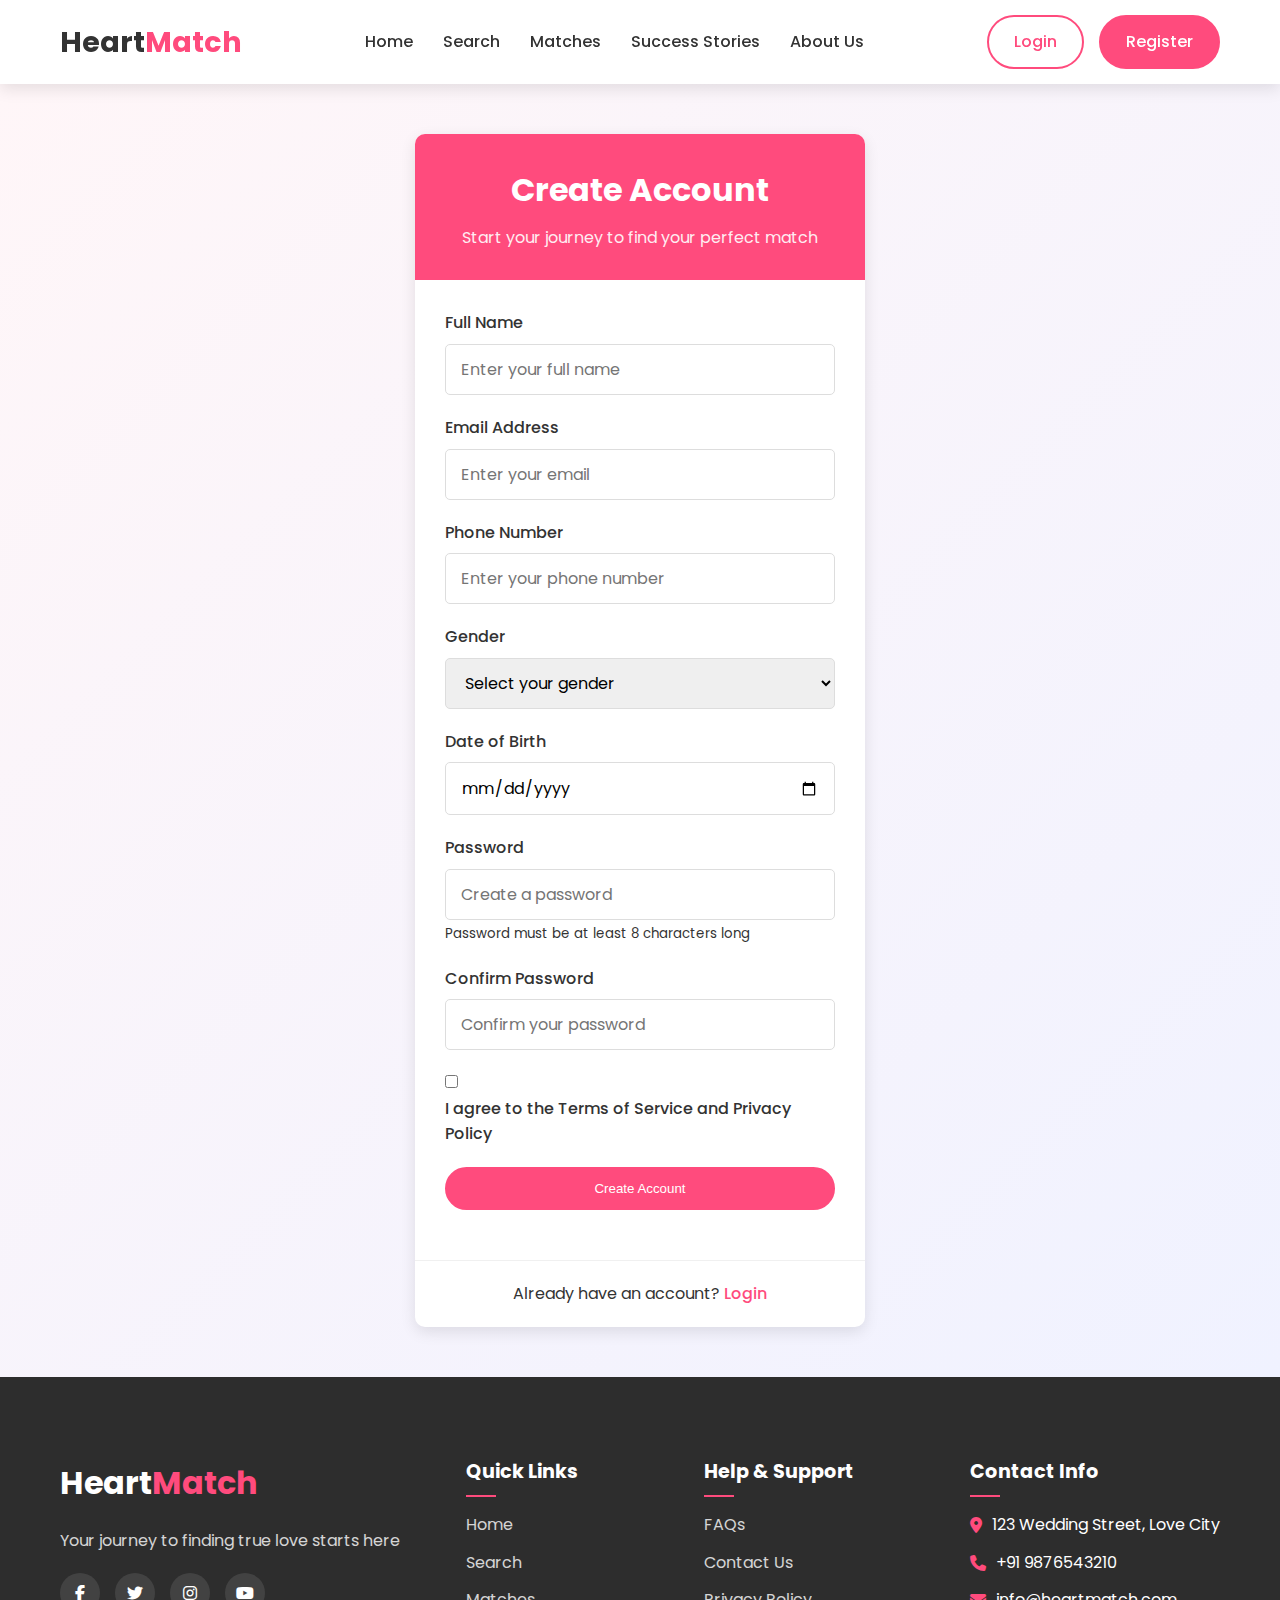
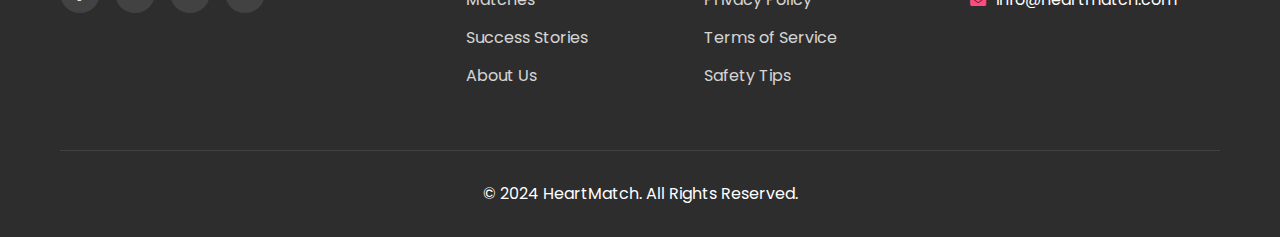
<file: register.html>
<!DOCTYPE html>
<html lang="en">
<head>
    <meta charset="UTF-8">
    <meta name="viewport" content="width=device-width, initial-scale=1.0">
    <title>Register | HeartMatch</title>
    <link rel="icon" type="image/x-icon" href="app-mockup.png">
    <link rel="stylesheet" href="styles.css">
    <link rel="stylesheet" href="https://cdnjs.cloudflare.com/ajax/libs/font-awesome/6.4.0/css/all.min.css">
    <link href="https://fonts.googleapis.com/css2?family=Poppins:wght@300;400;500;600;700&display=swap" rel="stylesheet">
</head>
<body>
    <!-- Header Section -->
    <header>
        <div class="container">
            <div class="logo">
                <h1><a href="index.html">Heart<span>Match</span></a></h1>
            </div>
            <nav>
                <ul>
                    <li><a href="index.html">Home</a></li>
                    <li><a href="search.html">Search</a></li>
                    <li><a href="matches.html">Matches</a></li>
                    <li><a href="success-stories.html">Success Stories</a></li>
                    <li><a href="about.html">About Us</a></li>
                </ul>
            </nav>
            <div class="auth-buttons">
                <a href="login.html" class="btn btn-outline">Login</a>
                <a href="register.html" class="btn btn-primary active">Register</a>
            </div>
            <div class="mobile-menu-toggle">
                <i class="fas fa-bars"></i>
            </div>
        </div>
    </header>

    <!-- Register Section -->
    <section class="auth-container">
        <div class="auth-card">
            <div class="auth-header">
                <h2>Create Account</h2>
                <p>Start your journey to find your perfect match</p>
            </div>
            <form class="auth-form">
                <div class="form-group">
                    <label for="fullname">Full Name</label>
                    <input type="text" id="fullname" class="form-control" placeholder="Enter your full name" required>
                </div>
                <div class="form-group">
                    <label for="email">Email Address</label>
                    <input type="email" id="email" class="form-control" placeholder="Enter your email" required>
                </div>
                <div class="form-group">
                    <label for="phone">Phone Number</label>
                    <input type="tel" id="phone" class="form-control" placeholder="Enter your phone number" required>
                </div>
                <div class="form-group">
                    <label for="gender">Gender</label>
                    <select id="gender" class="form-control" required>
                        <option value="" selected disabled>Select your gender</option>
                        <option value="male">Male</option>
                        <option value="female">Female</option>
                        <option value="other">Other</option>
                    </select>
                </div>
                <div class="form-group">
                    <label for="dob">Date of Birth</label>
                    <input type="date" id="dob" class="form-control" required>
                </div>
                <div class="form-group">
                    <label for="password">Password</label>
                    <input type="password" id="password" class="form-control" placeholder="Create a password" required>
                    <small class="form-text">Password must be at least 8 characters long</small>
                </div>
                <div class="form-group">
                    <label for="confirm-password">Confirm Password</label>
                    <input type="password" id="confirm-password" class="form-control" placeholder="Confirm your password" required>
                </div>
                <div class="form-group">
                    <div class="form-check">
                        <input type="checkbox" id="terms" class="form-check-input" required>
                        <label for="terms" class="form-check-label">I agree to the <a href="terms.html">Terms of Service</a> and <a href="privacy.html">Privacy Policy</a></label>
                    </div>
                </div>
                <div class="form-group">
                    <button type="submit" class="btn btn-primary btn-block">Create Account</button>
                </div>
            </form>
            <div class="auth-footer">
                <p>Already have an account? <a href="login.html">Login</a></p>
            </div>
        </div>
    </section>

    <!-- Footer -->
    <footer>
        <div class="container">
            <div class="footer-content">
                <div class="footer-logo">
                    <h2>Heart<span>Match</span></h2>
                    <p>Your journey to finding true love starts here</p>
                    <div class="social-links">
                        <a href="#"><i class="fab fa-facebook-f"></i></a>
                        <a href="#"><i class="fab fa-twitter"></i></a>
                        <a href="#"><i class="fab fa-instagram"></i></a>
                        <a href="#"><i class="fab fa-youtube"></i></a>
                    </div>
                </div>
                <div class="footer-links">
                    <div class="link-group">
                        <h3>Quick Links</h3>
                        <ul>
                            <li><a href="index.html">Home</a></li>
                            <li><a href="search.html">Search</a></li>
                            <li><a href="matches.html">Matches</a></li>
                            <li><a href="success-stories.html">Success Stories</a></li>
                            <li><a href="about.html">About Us</a></li>
                        </ul>
                    </div>
                    <div class="link-group">
                        <h3>Help & Support</h3>
                        <ul>
                            <li><a href="faq.html">FAQs</a></li>
                            <li><a href="contact.html">Contact Us</a></li>
                            <li><a href="privacy.html">Privacy Policy</a></li>
                            <li><a href="terms.html">Terms of Service</a></li>
                            <li><a href="safety.html">Safety Tips</a></li>
                        </ul>
                    </div>
                    <div class="link-group">
                        <h3>Contact Info</h3>
                        <ul class="contact-info">
                            <li><i class="fas fa-map-marker-alt"></i> 123 Wedding Street, Love City</li>
                            <li><i class="fas fa-phone"></i> +91 9876543210</li>
                            <li><i class="fas fa-envelope"></i> info@heartmatch.com</li>
                        </ul>
                    </div>
                </div>
            </div>
            <div class="footer-bottom">
                <p>&copy; 2024 HeartMatch. All Rights Reserved.</p>
            </div>
        </div>
    </footer>

    <script src="script.js"></script>
</body>
</html>
</file>
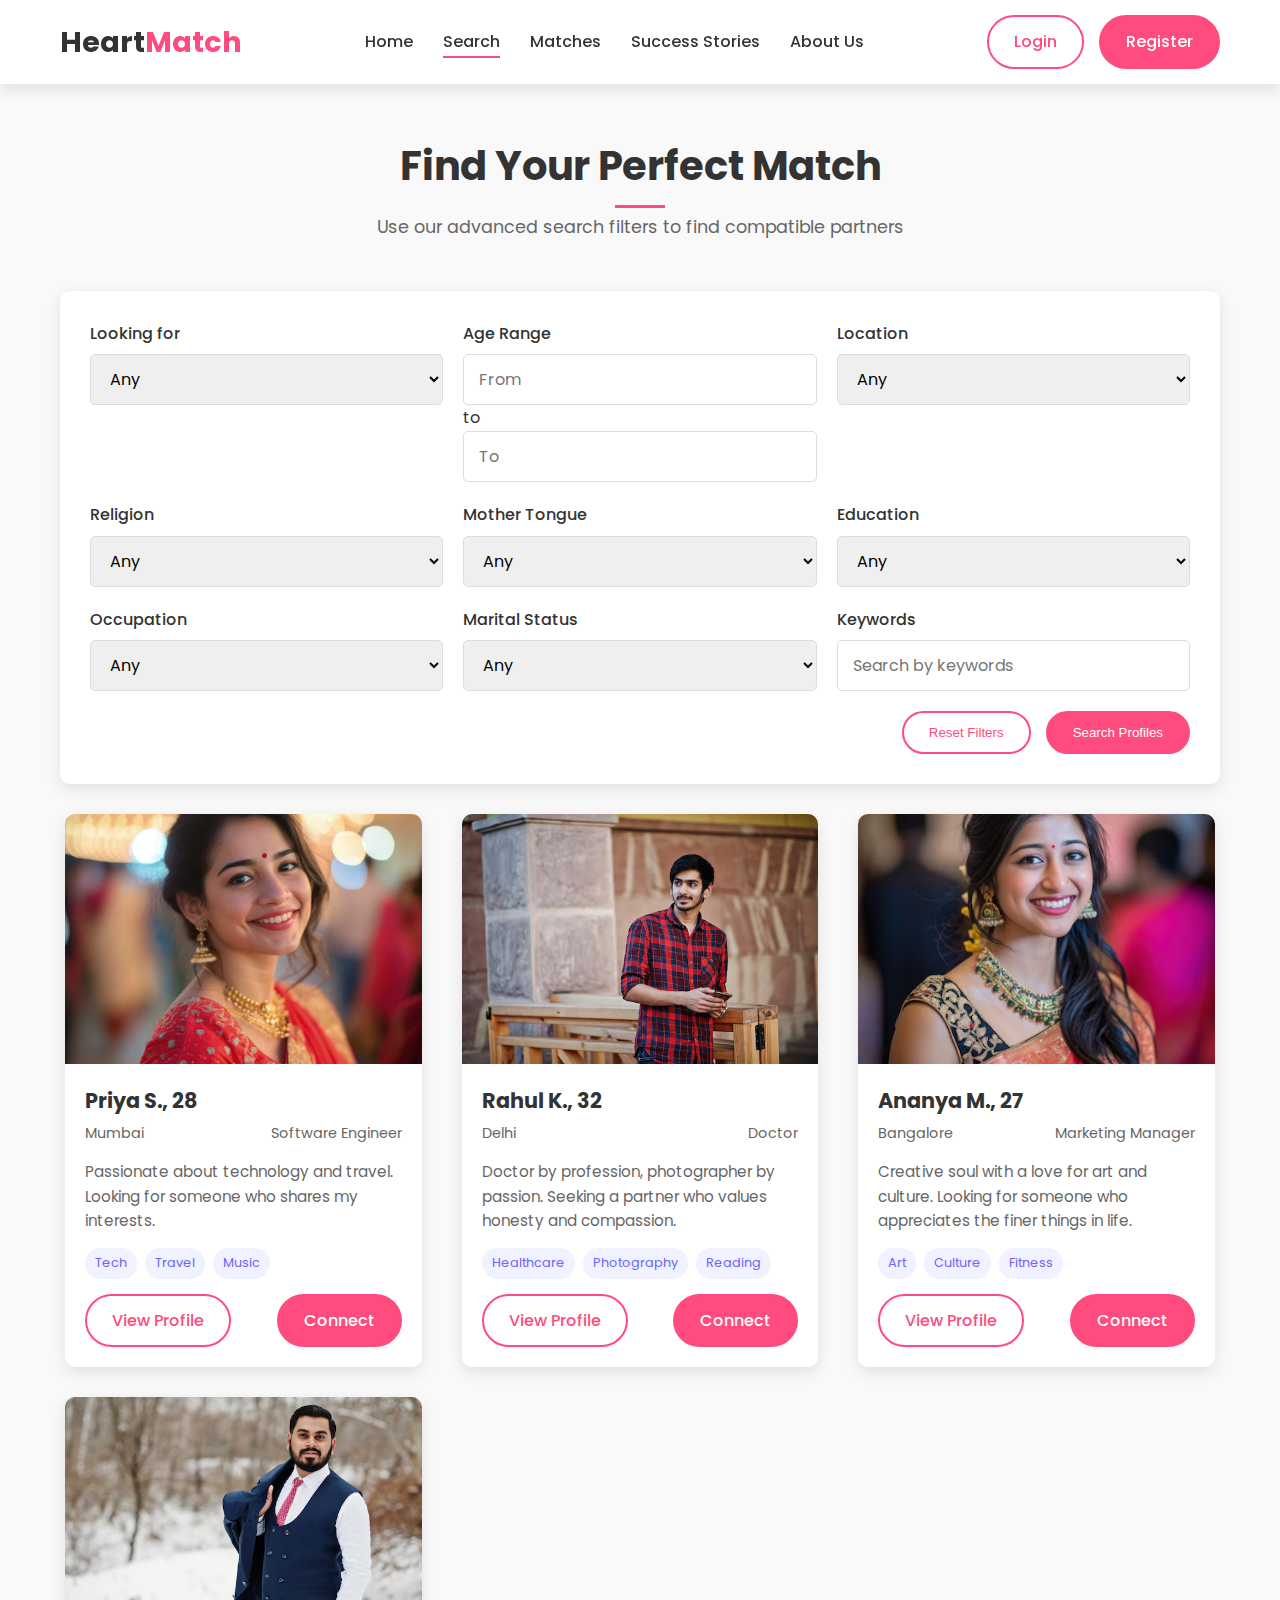
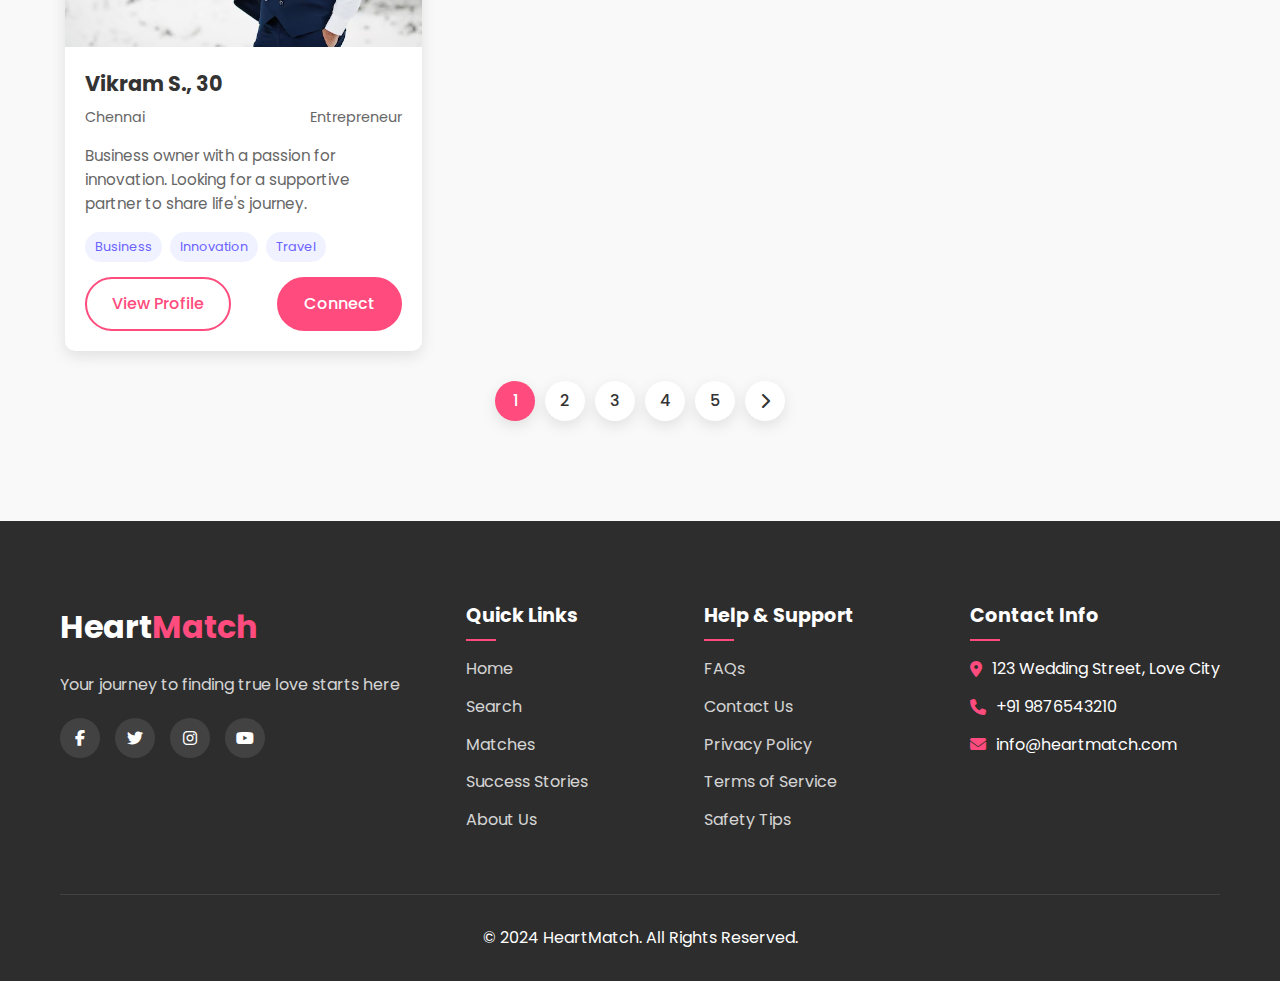
<file: search.html>
<!DOCTYPE html>
<html lang="en">
<head>
    <meta charset="UTF-8">
    <meta name="viewport" content="width=device-width, initial-scale=1.0">
    <title>Search | HeartMatch</title>
    <link rel="icon" type="image/x-icon" href="app-mockup.png">
    <link rel="stylesheet" href="styles.css">
    <link rel="stylesheet" href="https://cdnjs.cloudflare.com/ajax/libs/font-awesome/6.4.0/css/all.min.css">
    <link href="https://fonts.googleapis.com/css2?family=Poppins:wght@300;400;500;600;700&display=swap" rel="stylesheet">
</head>
<body>
    <!-- Header Section -->
    <header>
        <div class="container">
            <div class="logo">
                <h1><a href="index.html">Heart<span>Match</span></a></h1>
            </div>
            <nav>
                <ul>
                    <li><a href="index.html">Home</a></li>
                    <li><a href="search.html" class="active">Search</a></li>
                    <li><a href="matches.html">Matches</a></li>
                    <li><a href="success-stories.html">Success Stories</a></li>
                    <li><a href="about.html">About Us</a></li>
                </ul>
            </nav>
            <div class="auth-buttons">
                <a href="login.html" class="btn btn-outline">Login</a>
                <a href="register.html" class="btn btn-primary">Register</a>
            </div>
            <div class="mobile-menu-toggle">
                <i class="fas fa-bars"></i>
            </div>
        </div>
    </header>

    <!-- Search Section -->
    <section class="search-container">
        <div class="container">
            <div class="section-header">
                <h2>Find Your Perfect Match</h2>
                <p>Use our advanced search filters to find compatible partners</p>
            </div>
            
            <div class="search-filters">
                <form id="searchForm">
                    <div class="filter-row">
                        <div class="filter-group">
                            <label for="gender">Looking for</label>
                            <select id="gender" class="form-control">
                                <option value="">Any</option>
                                <option value="male">Male</option>
                                <option value="female">Female</option>
                            </select>
                        </div>
                        <div class="filter-group">
                            <label for="age-from">Age Range</label>
                            <div class="range-inputs">
                                <input type="number" id="age-from" class="form-control" placeholder="From" min="18" max="80">
                                <span>to</span>
                                <input type="number" id="age-to" class="form-control" placeholder="To" min="18" max="80">
                            </div>
                        </div>
                        <div class="filter-group">
                            <label for="location">Location</label>
                            <select id="location" class="form-control">
                                <option value="">Any</option>
                                <option value="mumbai">Mumbai</option>
                                <option value="delhi">Delhi</option>
                                <option value="bangalore">Bangalore</option>
                                <option value="chennai">Chennai</option>
                                <option value="hyderabad">Hyderabad</option>
                                <option value="pune">Pune</option>
                                <option value="kolkata">Kolkata</option>
                            </select>
                        </div>
                    </div>
                    
                    <div class="filter-row">
                        <div class="filter-group">
                            <label for="religion">Religion</label>
                            <select id="religion" class="form-control">
                                <option value="">Any</option>
                                <option value="hindu">Hindu</option>
                                <option value="muslim">Muslim</option>
                                <option value="christian">Christian</option>
                                <option value="sikh">Sikh</option>
                                <option value="jain">Jain</option>
                                <option value="buddhist">Buddhist</option>
                                <option value="other">Other</option>
                            </select>
                        </div>
                        <div class="filter-group">
                            <label for="mother-tongue">Mother Tongue</label>
                            <select id="mother-tongue" class="form-control">
                                <option value="">Any</option>
                                <option value="hindi">Hindi</option>
                                <option value="tamil">Tamil</option>
                                <option value="telugu">Telugu</option>
                                <option value="marathi">Marathi</option>
                                <option value="bengali">Bengali</option>
                                <option value="gujarati">Gujarati</option>
                                <option value="kannada">Kannada</option>
                                <option value="malayalam">Malayalam</option>
                                <option value="punjabi">Punjabi</option>
                                <option value="other">Other</option>
                            </select>
                        </div>
                        <div class="filter-group">
                            <label for="education">Education</label>
                            <select id="education" class="form-control">
                                <option value="">Any</option>
                                <option value="high-school">High School</option>
                                <option value="bachelor">Bachelor's Degree</option>
                                <option value="master">Master's Degree</option>
                                <option value="doctorate">Doctorate</option>
                                <option value="other">Other</option>
                            </select>
                        </div>
                    </div>
                    
                    <div class="filter-row">
                        <div class="filter-group">
                            <label for="occupation">Occupation</label>
                            <select id="occupation" class="form-control">
                                <option value="">Any</option>
                                <option value="it">IT Professional</option>
                                <option value="doctor">Doctor</option>
                                <option value="engineer">Engineer</option>
                                <option value="teacher">Teacher</option>
                                <option value="business">Business</option>
                                <option value="government">Government</option>
                                <option value="other">Other</option>
                            </select>
                        </div>
                        <div class="filter-group">
                            <label for="marital-status">Marital Status</label>
                            <select id="marital-status" class="form-control">
                                <option value="">Any</option>
                                <option value="never-married">Never Married</option>
                                <option value="divorced">Divorced</option>
                                <option value="widowed">Widowed</option>
                                <option value="separated">Separated</option>
                            </select>
                        </div>
                        <div class="filter-group">
                            <label for="keywords">Keywords</label>
                            <input type="text" id="keywords" class="form-control" placeholder="Search by keywords">
                        </div>
                    </div>
                    
                    <div class="filter-actions">
                        <button type="reset" class="btn btn-outline">Reset Filters</button>
                        <button type="submit" class="btn btn-primary">Search Profiles</button>
                    </div>
                </form>
            </div>
            
            <div class="search-results">
                <!-- Profile cards will be dynamically loaded here -->
                <div class="profile-card">
                    <div class="profile-image">
                        <img src="priya.png" alt="Priya S.">
                    </div>
                    <div class="profile-info">
                        <h3>Priya S., 28</h3>
                        <div class="profile-meta">
                            <span>Mumbai</span>
                            <span>Software Engineer</span>
                        </div>
                        <p class="profile-bio">Passionate about technology and travel. Looking for someone who shares my interests.</p>
                        <div class="profile-tags">
                            <span class="tag">Tech</span>
                            <span class="tag">Travel</span>
                            <span class="tag">Music</span>
                        </div>
                        <div class="profile-actions">
                            <a href="profile.html?id=1" class="btn btn-outline">View Profile</a>
                            <a href="connect.html?id=1" class="btn btn-primary">Connect</a>
                        </div>
                    </div>
                </div>
                
                <div class="profile-card">
                    <div class="profile-image">
                        <img src="rahul.png" alt="Rahul K.">
                    </div>
                    <div class="profile-info">
                        <h3>Rahul K., 32</h3>
                        <div class="profile-meta">
                            <span>Delhi</span>
                            <span>Doctor</span>
                        </div>
                        <p class="profile-bio">Doctor by profession, photographer by passion. Seeking a partner who values honesty and compassion.</p>
                        <div class="profile-tags">
                            <span class="tag">Healthcare</span>
                            <span class="tag">Photography</span>
                            <span class="tag">Reading</span>
                        </div>
                        <div class="profile-actions">
                            <a href="profile.html?id=2" class="btn btn-outline">View Profile</a>
                            <a href="connect.html?id=2" class="btn btn-primary">Connect</a>
                        </div>
                    </div>
                </div>
                
                <div class="profile-card">
                    <div class="profile-image">
                        <img src="ananya.png" alt="Ananya M.">
                    </div>
                    <div class="profile-info">
                        <h3>Ananya M., 27</h3>
                        <div class="profile-meta">
                            <span>Bangalore</span>
                            <span>Marketing Manager</span>
                        </div>
                        <p class="profile-bio">Creative soul with a love for art and culture. Looking for someone who appreciates the finer things in life.</p>
                        <div class="profile-tags">
                            <span class="tag">Art</span>
                            <span class="tag">Culture</span>
                            <span class="tag">Fitness</span>
                        </div>
                        <div class="profile-actions">
                            <a href="profile.html?id=3" class="btn btn-outline">View Profile</a>
                            <a href="connect.html?id=3" class="btn btn-primary">Connect</a>
                        </div>
                    </div>
                </div>
                
                <div class="profile-card">
                    <div class="profile-image">
                        <img src="vikram.png" alt="Vikram S.">
                    </div>
                    <div class="profile-info">
                        <h3>Vikram S., 30</h3>
                        <div class="profile-meta">
                            <span>Chennai</span>
                            <span>Entrepreneur</span>
                        </div>
                        <p class="profile-bio">Business owner with a passion for innovation. Looking for a supportive partner to share life's journey.</p>
                        <div class="profile-tags">
                            <span class="tag">Business</span>
                            <span class="tag">Innovation</span>
                            <span class="tag">Travel</span>
                        </div>
                        <div class="profile-actions">
                            <a href="profile.html?id=4" class="btn btn-outline">View Profile</a>
                            <a href="connect.html?id=4" class="btn btn-primary">Connect</a>
                        </div>
                    </div>
                </div>
            </div>
            
            <div class="pagination">
                <a href="#" class="page-link active">1</a>
                <a href="#" class="page-link">2</a>
                <a href="#" class="page-link">3</a>
                <a href="#" class="page-link">4</a>
                <a href="#" class="page-link">5</a>
                <a href="#" class="page-link"><i class="fas fa-chevron-right"></i></a>
            </div>
        </div>
    </section>

    <!-- Footer -->
    <footer>
        <div class="container">
            <div class="footer-content">
                <div class="footer-logo">
                    <h2>Heart<span>Match</span></h2>
                    <p>Your journey to finding true love starts here</p>
                    <div class="social-links">
                        <a href="#"><i class="fab fa-facebook-f"></i></a>
                        <a href="#"><i class="fab fa-twitter"></i></a>
                        <a href="#"><i class="fab fa-instagram"></i></a>
                        <a href="#"><i class="fab fa-youtube"></i></a>
                    </div>
                </div>
                <div class="footer-links">
                    <div class="link-group">
                        <h3>Quick Links</h3>
                        <ul>
                            <li><a href="index.html">Home</a></li>
                            <li><a href="search.html">Search</a></li>
                            <li><a href="matches.html">Matches</a></li>
                            <li><a href="success-stories.html">Success Stories</a></li>
                            <li><a href="about.html">About Us</a></li>
                        </ul>
                    </div>
                    <div class="link-group">
                        <h3>Help & Support</h3>
                        <ul>
                            <li><a href="faq.html">FAQs</a></li>
                            <li><a href="contact.html">Contact Us</a></li>
                            <li><a href="privacy.html">Privacy Policy</a></li>
                            <li><a href="terms.html">Terms of Service</a></li>
                            <li><a href="safety.html">Safety Tips</a></li>
                        </ul>
                    </div>
                    <div class="link-group">
                        <h3>Contact Info</h3>
                        <ul class="contact-info">
                            <li><i class="fas fa-map-marker-alt"></i> 123 Wedding Street, Love City</li>
                            <li><i class="fas fa-phone"></i> +91 9876543210</li>
                            <li><i class="fas fa-envelope"></i> info@heartmatch.com</li>
                        </ul>
                    </div>
                </div>
            </div>
            <div class="footer-bottom">
                <p>&copy; 2024 HeartMatch. All Rights Reserved.</p>
            </div>
        </div>
    </footer>

    <script src="script.js"></script>
</body>
</html>
</file>
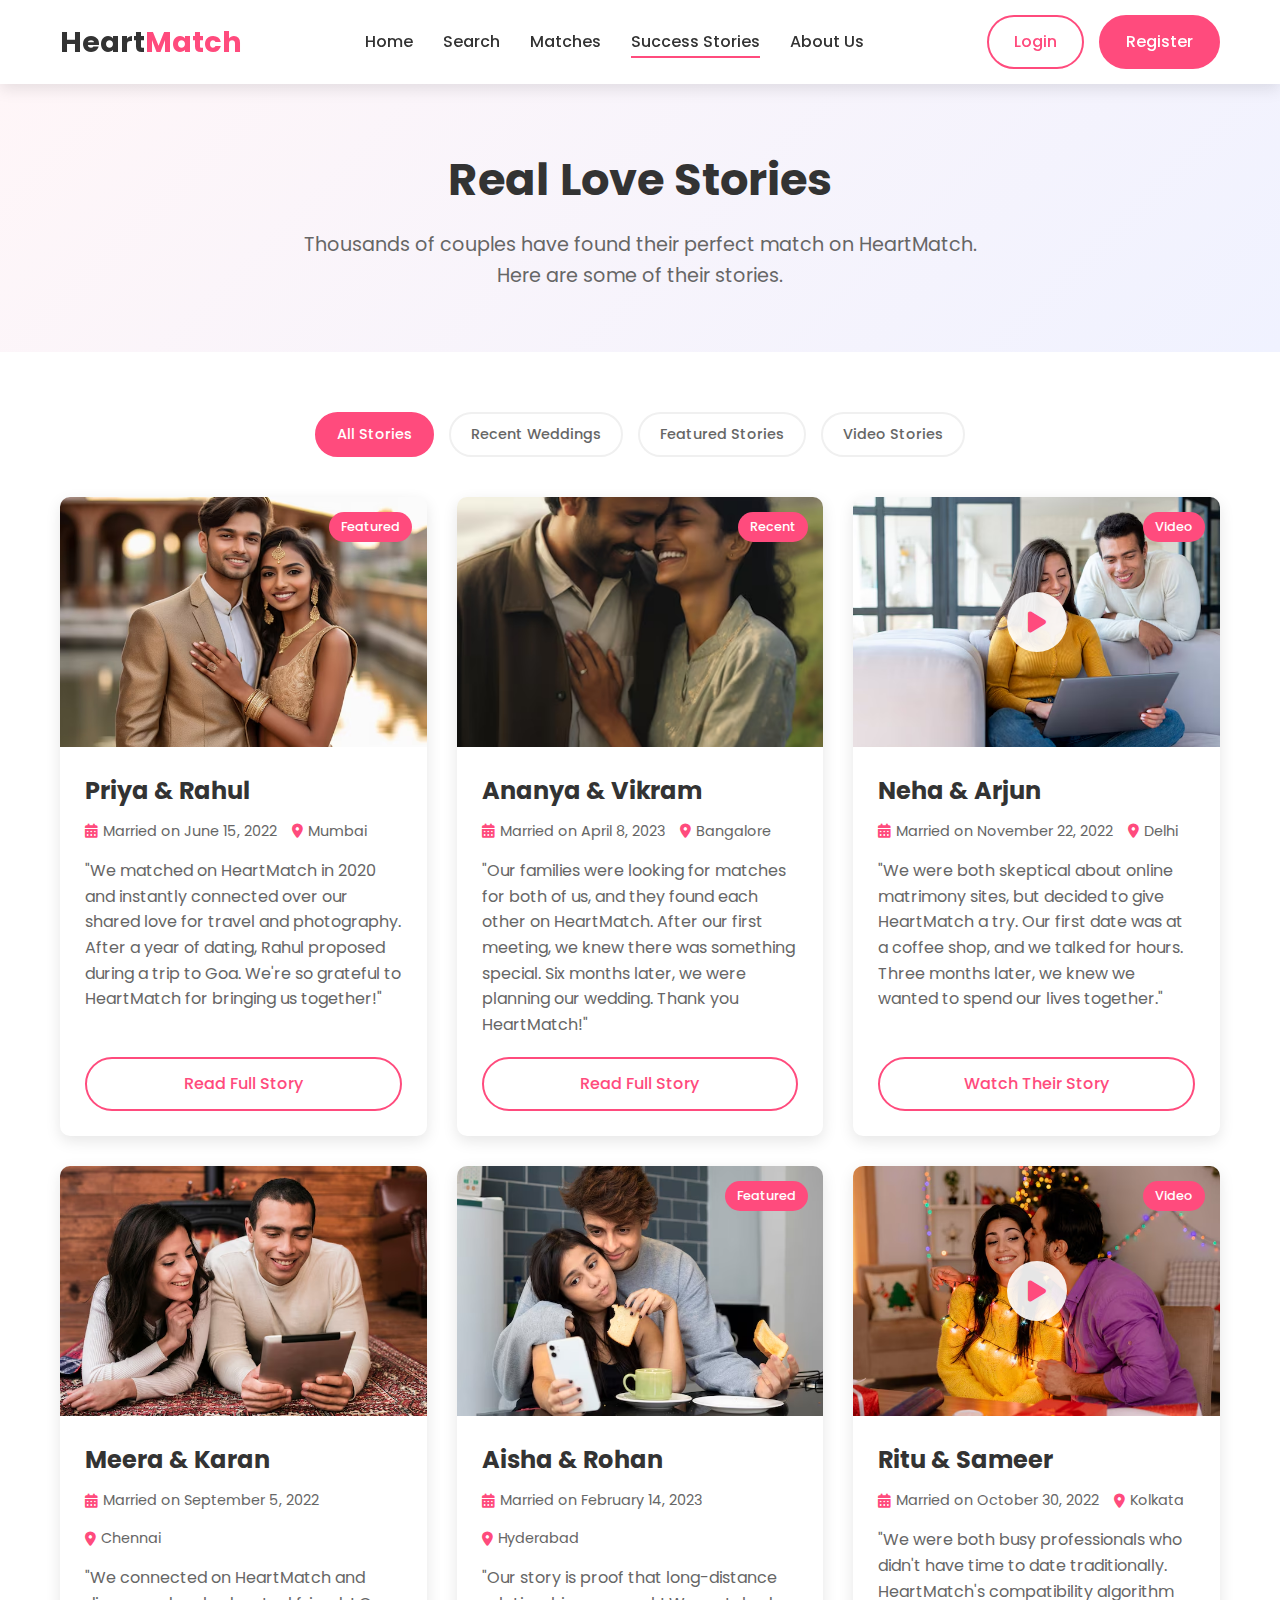
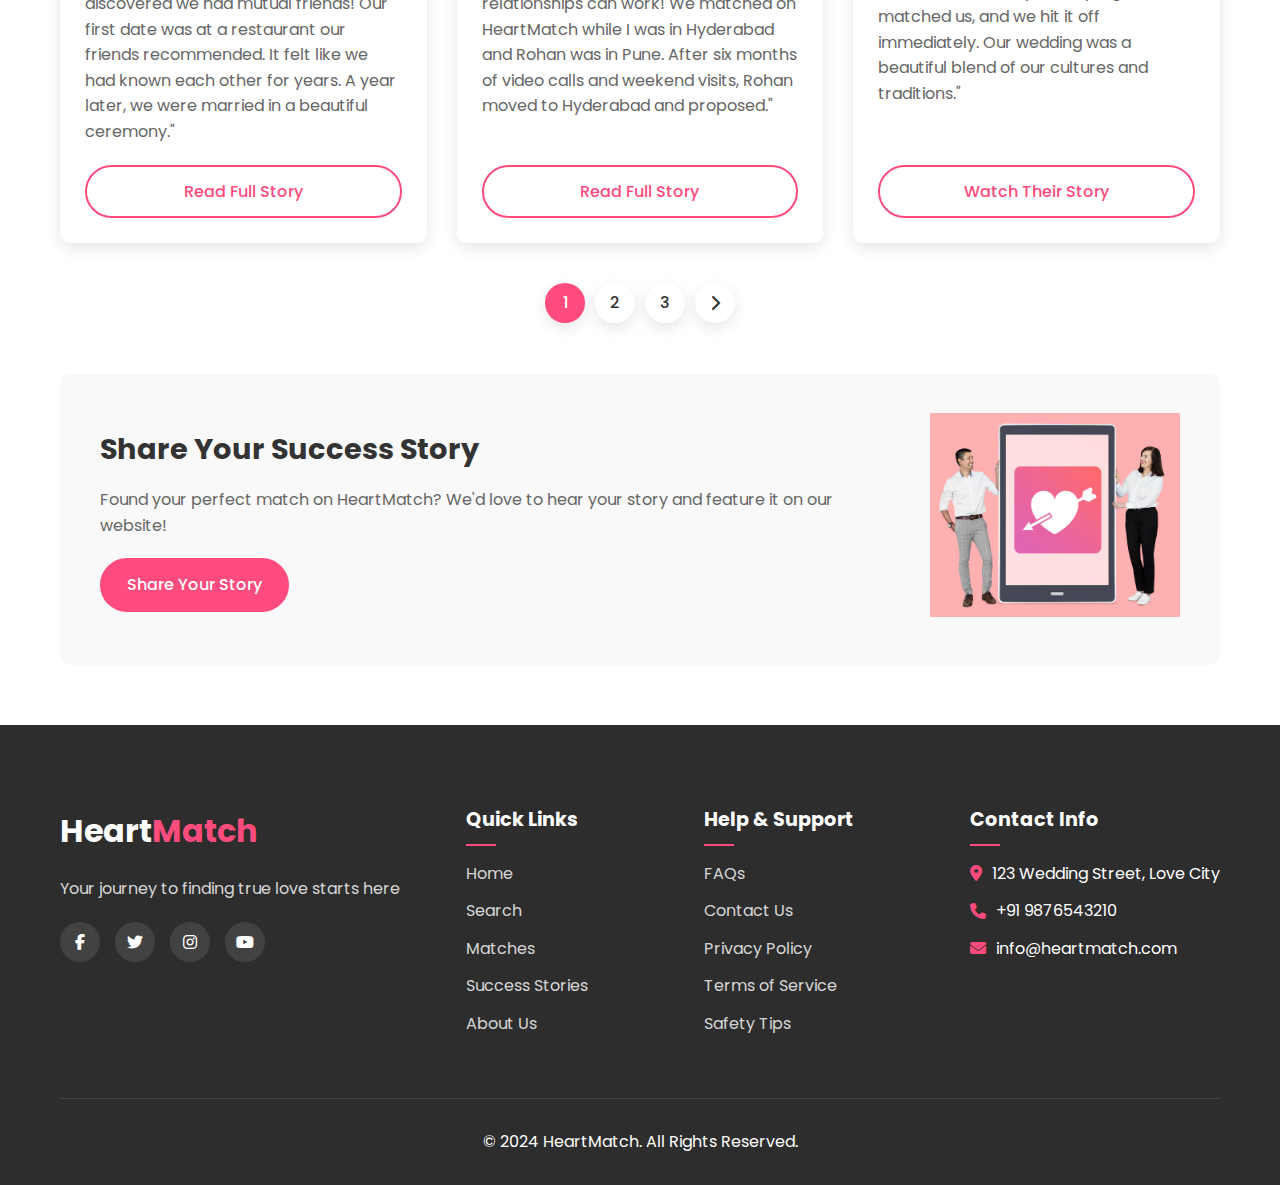
<file: success-stories.html>
<!DOCTYPE html>
<html lang="en">
<head>
    <meta charset="UTF-8">
    <meta name="viewport" content="width=device-width, initial-scale=1.0">
    <title>Success Stories | HeartMatch</title>
    <link rel="icon" type="image/x-icon" href="app-mockup.png">
    <link rel="stylesheet" href="styles.css">
    <link rel="stylesheet" href="https://cdnjs.cloudflare.com/ajax/libs/font-awesome/6.4.0/css/all.min.css">
    <link href="https://fonts.googleapis.com/css2?family=Poppins:wght@300;400;500;600;700&display=swap" rel="stylesheet">
</head>
<body>
    <!-- Header Section -->
    <header>
        <div class="container">
            <div class="logo">
                <h1><a href="index.html">Heart<span>Match</span></a></h1>
            </div>
            <nav>
                <ul>
                    <li><a href="index.html">Home</a></li>
                    <li><a href="search.html">Search</a></li>
                    <li><a href="matches.html">Matches</a></li>
                    <li><a href="success-stories.html" class="active">Success Stories</a></li>
                    <li><a href="about.html">About Us</a></li>
                </ul>
            </nav>
            <div class="auth-buttons">
                <a href="login.html" class="btn btn-outline">Login</a>
                <a href="register.html" class="btn btn-primary">Register</a>
            </div>
            <div class="mobile-menu-toggle">
                <i class="fas fa-bars"></i>
            </div>
        </div>
    </header>

    <!-- Hero Section -->
    <section class="success-hero">
        <div class="container">
            <div class="success-hero-content">
                <h1>Real Love Stories</h1>
                <p>Thousands of couples have found their perfect match on HeartMatch. Here are some of their stories.</p>
            </div>
        </div>
    </section>

    <!-- Success Stories Section -->
    <section class="success-stories-container">
        <div class="container">
            <div class="success-filters">
                <button class="filter-btn active" data-filter="all">All Stories</button>
                <button class="filter-btn" data-filter="recent">Recent Weddings</button>
                <button class="filter-btn" data-filter="featured">Featured Stories</button>
                <button class="filter-btn" data-filter="video">Video Stories</button>
            </div>
            
            <div class="success-grid">
                <div class="success-card featured">
                    <div class="success-image">
                        <img src="couple1.png" alt="Priya and Rahul">
                        <div class="success-tag">Featured</div>
                    </div>
                    <div class="success-content">
                        <h3>Priya & Rahul</h3>
                        <div class="success-meta">
                            <span><i class="fas fa-calendar-alt"></i> Married on June 15, 2022</span>
                            <span><i class="fas fa-map-marker-alt"></i> Mumbai</span>
                        </div>
                        <p>"We matched on HeartMatch in 2020 and instantly connected over our shared love for travel and photography. After a year of dating, Rahul proposed during a trip to Goa. We're so grateful to HeartMatch for bringing us together!"</p>
                        <a href="story.html?id=1" class="btn btn-outline">Read Full Story</a>
                    </div>
                </div>
                
                <div class="success-card recent">
                    <div class="success-image">
                        <img src="couple2.png" alt="Ananya and Vikram">
                        <div class="success-tag">Recent</div>
                    </div>
                    <div class="success-content">
                        <h3>Ananya & Vikram</h3>
                        <div class="success-meta">
                            <span><i class="fas fa-calendar-alt"></i> Married on April 8, 2023</span>
                            <span><i class="fas fa-map-marker-alt"></i> Bangalore</span>
                        </div>
                        <p>"Our families were looking for matches for both of us, and they found each other on HeartMatch. After our first meeting, we knew there was something special. Six months later, we were planning our wedding. Thank you HeartMatch!"</p>
                        <a href="story.html?id=2" class="btn btn-outline">Read Full Story</a>
                    </div>
                </div>
                
                <div class="success-card video">
                    <div class="success-image">
                        <img src="couple3.png" alt="Neha and Arjun">
                        <div class="success-tag">Video</div>
                        <div class="video-play">
                            <i class="fas fa-play"></i>
                        </div>
                    </div>
                    <div class="success-content">
                        <h3>Neha & Arjun</h3>
                        <div class="success-meta">
                            <span><i class="fas fa-calendar-alt"></i> Married on November 22, 2022</span>
                            <span><i class="fas fa-map-marker-alt"></i> Delhi</span>
                        </div>
                        <p>"We were both skeptical about online matrimony sites, but decided to give HeartMatch a try. Our first date was at a coffee shop, and we talked for hours. Three months later, we knew we wanted to spend our lives together."</p>
                        <a href="story.html?id=3" class="btn btn-outline">Watch Their Story</a>
                    </div>
                </div>
                
                <div class="success-card">
                    <div class="success-image">
                        <img src="couple4.png" alt="Meera and Karan">
                    </div>
                    <div class="success-content">
                        <h3>Meera & Karan</h3>
                        <div class="success-meta">
                            <span><i class="fas fa-calendar-alt"></i> Married on September 5, 2022</span>
                            <span><i class="fas fa-map-marker-alt"></i> Chennai</span>
                        </div>
                        <p>"We connected on HeartMatch and discovered we had mutual friends! Our first date was at a restaurant our friends recommended. It felt like we had known each other for years. A year later, we were married in a beautiful ceremony."</p>
                        <a href="story.html?id=4" class="btn btn-outline">Read Full Story</a>
                    </div>
                </div>
                
                <div class="success-card featured">
                    <div class="success-image">
                        <img src="couple5.png" alt="Aisha and Rohan">
                        <div class="success-tag">Featured</div>
                    </div>
                    <div class="success-content">
                        <h3>Aisha & Rohan</h3>
                        <div class="success-meta">
                            <span><i class="fas fa-calendar-alt"></i> Married on February 14, 2023</span>
                            <span><i class="fas fa-map-marker-alt"></i> Hyderabad</span>
                        </div>
                        <p>"Our story is proof that long-distance relationships can work! We matched on HeartMatch while I was in Hyderabad and Rohan was in Pune. After six months of video calls and weekend visits, Rohan moved to Hyderabad and proposed."</p>
                        <a href="story.html?id=5" class="btn btn-outline">Read Full Story</a>
                    </div>
                </div>
                
                <div class="success-card video">
                    <div class="success-image">
                        <img src="couple6.png" alt="Ritu and Sameer">
                        <div class="success-tag">Video</div>
                        <div class="video-play">
                            <i class="fas fa-play"></i>
                        </div>
                    </div>
                    <div class="success-content">
                        <h3>Ritu & Sameer</h3>
                        <div class="success-meta">
                            <span><i class="fas fa-calendar-alt"></i> Married on October 30, 2022</span>
                            <span><i class="fas fa-map-marker-alt"></i> Kolkata</span>
                        </div>
                        <p>"We were both busy professionals who didn't have time to date traditionally. HeartMatch's compatibility algorithm matched us, and we hit it off immediately. Our wedding was a beautiful blend of our cultures and traditions."</p>
                        <a href="story.html?id=6" class="btn btn-outline">Watch Their Story</a>
                    </div>
                </div>
            </div>
            
            <div class="pagination">
                <a href="#" class="page-link active">1</a>
                <a href="#" class="page-link">2</a>
                <a href="#" class="page-link">3</a>
                <a href="#" class="page-link"><i class="fas fa-chevron-right"></i></a>
            </div>
            
            <div class="share-story">
                <div class="share-content">
                    <h3>Share Your Success Story</h3>
                    <p>Found your perfect match on HeartMatch? We'd love to hear your story and feature it on our website!</p>
                    <a href="share-story.html" class="btn btn-primary">Share Your Story</a>
                </div>
                <div class="share-image">
                    <img src="sharestory.png" alt="Share your story">
                </div>
            </div>
        </div>
    </section>

    <!-- Footer -->
    <footer>
        <div class="container">
            <div class="footer-content">
                <div class="footer-logo">
                    <h2>Heart<span>Match</span></h2>
                    <p>Your journey to finding true love starts here</p>
                    <div class="social-links">
                        <a href="#"><i class="fab fa-facebook-f"></i></a>
                        <a href="#"><i class="fab fa-twitter"></i></a>
                        <a href="#"><i class="fab fa-instagram"></i></a>
                        <a href="#"><i class="fab fa-youtube"></i></a>
                    </div>
                </div>
                <div class="footer-links">
                    <div class="link-group">
                        <h3>Quick Links</h3>
                        <ul>
                            <li><a href="index.html">Home</a></li>
                            <li><a href="search.html">Search</a></li>
                            <li><a href="matches.html">Matches</a></li>
                            <li><a href="success-stories.html">Success Stories</a></li>
                            <li><a href="about.html">About Us</a></li>
                        </ul>
                    </div>
                    <div class="link-group">
                        <h3>Help & Support</h3>
                        <ul>
                            <li><a href="faq.html">FAQs</a></li>
                            <li><a href="contact.html">Contact Us</a></li>
                            <li><a href="privacy.html">Privacy Policy</a></li>
                            <li><a href="terms.html">Terms of Service</a></li>
                            <li><a href="safety.html">Safety Tips</a></li>
                        </ul>
                    </div>
                    <div class="link-group">
                        <h3>Contact Info</h3>
                        <ul class="contact-info">
                            <li><i class="fas fa-map-marker-alt"></i> 123 Wedding Street, Love City</li>
                            <li><i class="fas fa-phone"></i> +91 9876543210</li>
                            <li><i class="fas fa-envelope"></i> info@heartmatch.com</li>
                        </ul>
                    </div>
                </div>
            </div>
            <div class="footer-bottom">
                <p>&copy; 2024 HeartMatch. All Rights Reserved.</p>
            </div>
        </div>
    </footer>

    <script src="script.js"></script>
</body>
</html>
</file>
<file: styles.css>
/* Base Styles */
:root {
    --primary-color: #ff4b7d;
    --primary-dark: #e63e6d;
    --secondary-color: #6c63ff;
    --text-color: #333333;
    --text-light: #666666;
    --background-light: #f9f9f9;
    --white: #ffffff;
    --gray-light: #f0f0f0;
    --gray: #dddddd;
    --shadow: 0 5px 15px rgba(0, 0, 0, 0.1);
    --transition: all 0.3s ease;
}

* {
    margin: 0;
    padding: 0;
    box-sizing: border-box;
}

body {
    font-family: 'Poppins', sans-serif;
    color: var(--text-color);
    line-height: 1.6;
    background-color: var(--background-light);
}

a {
    text-decoration: none;
    color: inherit;
    transition: var(--transition);
}

ul {
    list-style: none;
}

img {
    max-width: 100%;
    height: auto;
}

.container {
    width: 100%;
    max-width: 1200px;
    margin: 0 auto;
    padding: 0 20px;
}

.section-header {
    text-align: center;
    margin-bottom: 50px;
}

.section-header h2 {
    font-size: 2.5rem;
    margin-bottom: 15px;
    position: relative;
    display: inline-block;
}

.section-header h2::after {
    content: '';
    position: absolute;
    width: 50px;
    height: 3px;
    background-color: var(--primary-color);
    bottom: -10px;
    left: 50%;
    transform: translateX(-50%);
}

.section-header p {
    color: var(--text-light);
    font-size: 1.1rem;
}

/* Buttons */
.btn {
    display: inline-block;
    padding: 12px 25px;
    border-radius: 30px;
    font-weight: 500;
    cursor: pointer;
    transition: var(--transition);
    text-align: center;
}

.btn-primary {
    background-color: var(--primary-color);
    color: var(--white);
    border: 2px solid var(--primary-color);
}

.btn-primary:hover {
    background-color: var(--primary-dark);
    border-color: var(--primary-dark);
}

.btn-secondary {
    background-color: var(--secondary-color);
    color: var(--white);
    border: 2px solid var(--secondary-color);
}

.btn-secondary:hover {
    background-color: #5a52e5;
    border-color: #5a52e5;
}

.btn-outline {
    background-color: transparent;
    color: var(--primary-color);
    border: 2px solid var(--primary-color);
}

.btn-outline:hover {
    background-color: var(--primary-color);
    color: var(--white);
}

.btn-large {
    padding: 15px 30px;
    font-size: 1.1rem;
}

.btn-block {
    display: block;
    width: 100%;
}

/* Header */
header {
    background-color: var(--white);
    box-shadow: var(--shadow);
    position: sticky;
    top: 0;
    z-index: 1000;
}

header .container {
    display: flex;
    justify-content: space-between;
    align-items: center;
    padding: 15px 20px;
}

.logo h1 {
    font-size: 1.8rem;
    font-weight: 700;
}

.logo span {
    color: var(--primary-color);
}

nav ul {
    display: flex;
}

nav ul li {
    margin: 0 15px;
}

nav ul li a {
    font-weight: 500;
    position: relative;
}

nav ul li a::after {
    content: '';
    position: absolute;
    width: 0;
    height: 2px;
    background-color: var(--primary-color);
    bottom: -5px;
    left: 0;
    transition: var(--transition);
}

nav ul li a:hover::after,
nav ul li a.active::after {
    width: 100%;
}

.auth-buttons {
    display: flex;
    gap: 15px;
}

.mobile-menu-toggle {
    display: none;
    font-size: 1.5rem;
    cursor: pointer;
}

/* Hero Section */
.hero {
    padding: 80px 0;
    background: linear-gradient(135deg, #fff6f8 0%, #f0f2ff 100%);
    overflow: hidden;
}

.hero .container {
    display: flex;
    align-items: center;
    justify-content: space-between;
}

.hero-content {
    flex: 1;
    padding-right: 50px;
}

.hero-content h1 {
    font-size: 3rem;
    margin-bottom: 20px;
    line-height: 1.2;
    color: var(--text-color);
}

.hero-content p {
    font-size: 1.2rem;
    margin-bottom: 30px;
    color: var(--text-light);
}

.hero-buttons {
    display: flex;
    gap: 15px;
    margin-bottom: 40px;
}

.hero-image {
    flex: 1;
    text-align: right;
    position: relative;
}

.hero-image img {
    max-width: 100%;
    animation: float 6s ease-in-out infinite;
}

@keyframes float {
    0% {
        transform: translateY(0px);
    }
    50% {
        transform: translateY(-20px);
    }
    100% {
        transform: translateY(0px);
    }
}

.stats {
    display: flex;
    gap: 30px;
}

.stat-item {
    display: flex;
    flex-direction: column;
}

.count {
    font-size: 1.8rem;
    font-weight: 700;
    color: var(--primary-color);
}

.label {
    font-size: 0.9rem;
    color: var(--text-light);
}

/* How It Works Section */
.how-it-works {
    padding: 80px 0;
    background-color: var(--white);
}

.steps {
    display: flex;
    justify-content: space-between;
    gap: 30px;
}

.step {
    flex: 1;
    text-align: center;
    padding: 30px;
    border-radius: 10px;
    background-color: var(--white);
    box-shadow: var(--shadow);
    transition: var(--transition);
}

.step:hover {
    transform: translateY(-10px);
}

.step-icon {
    width: 80px;
    height: 80px;
    margin: 0 auto 20px;
    display: flex;
    align-items: center;
    justify-content: center;
    background-color: #fff6f8;
    border-radius: 50%;
    color: var(--primary-color);
    font-size: 2rem;
}

.step h3 {
    margin-bottom: 15px;
    font-size: 1.5rem;
}

.step p {
    color: var(--text-light);
}
/* Match Cards Styling */
.match-grid {
    display: grid;
    grid-template-columns: repeat(auto-fill, minmax(300px, 1fr));
    gap: 30px;
    margin-bottom: 30px;
}

.match-card {
    position: relative;
    display: flex;
    flex-direction: column;
    height: 100%;
    transition: transform 0.3s ease, box-shadow 0.3s ease;
}

.match-card:hover {
    transform: translateY(-5px);
    box-shadow: 0 15px 30px rgba(0, 0, 0, 0.15);
}

.match-percentage {
    position: absolute;
    top: 15px;
    right: 15px;
    background-color: var(--primary-color);
    color: white;
    width: 45px;
    height: 45px;
    border-radius: 50%;
    display: flex;
    align-items: center;
    justify-content: center;
    font-weight: 600;
    font-size: 0.9rem;
    z-index: 2;
    box-shadow: 0 3px 10px rgba(255, 75, 125, 0.3);
}

.match-card .profile-image {
    height: 220px;
    border-radius: 10px 10px 0 0;
}

.match-card .profile-image img {
    width: 100%;
    height: 100%;
    object-fit: cover;
    border-radius: 10px 10px 0 0;
}

.match-card .profile-info {
    padding: 20px;
    flex-grow: 1;
    display: flex;
    flex-direction: column;
}

.match-card .profile-info h3 {
    font-size: 1.2rem;
    margin-bottom: 8px;
}

.match-card .profile-meta {
    display: flex;
    justify-content: space-between;
    color: var(--text-light);
    font-size: 0.85rem;
    margin-bottom: 12px;
}

.match-card .profile-bio {
    font-size: 0.9rem;
    margin-bottom: 15px;
    color: var(--text-light);
    flex-grow: 1;
}

.match-card .profile-tags {
    margin-bottom: 15px;
}

.match-card .profile-actions {
    display: flex;
    gap: 10px;
}

.match-card .profile-actions .btn {
    flex: 1;
    padding: 8px 15px;
    font-size: 0.9rem;
}

/* Matches Tabs */
.matches-tabs {
    display: flex;
    margin-bottom: 30px;
    border-bottom: 1px solid var(--gray-light);
    overflow-x: auto;
}

.match-tab {
    padding: 15px 20px;
    font-weight: 500;
    color: var(--text-light);
    border-bottom: 3px solid transparent;
    transition: var(--transition);
    white-space: nowrap;
}

.match-tab.active {
    color: var(--primary-color);
    border-bottom-color: var(--primary-color);
}

.match-tab:hover {
    color: var(--primary-color);
}

.match-content {
    display: none;
}

.match-content.active {
    display: block;
}
/* Featured Profiles Section */
.featured-profiles {
    padding: 80px 0;
    background-color: var(--background-light);
}

.profiles-slider {
    display: flex;
    overflow: hidden;
    margin-bottom: 30px;
    gap:20px;
}

.profile-card {
    flex: 0 0 calc(33.333% - 20px);
    margin: 0 5px;
    background-color: var(--white);
    border-radius: 10px;
    overflow: hidden;
    box-shadow: var(--shadow);
    transition: var(--transition);
    display: flex;
    flex-direction: column;
    height: 100%;
}

.profile-card:hover {
    transform: translateY(-5px);
    box-shadow: 0 10px 20px rgba(0, 0, 0, 0.15);
}

.profile-image {
    height: 250px;
    overflow: hidden;
    position: relative;
}

.profile-image img {
    width: 100%;
    height: 100%;
    object-fit: cover;
    transition: var(--transition);
    display: block;
}

.profile-card:hover .profile-image img {
    transform: scale(1.05);
}

.profile-info {
    padding: 20px;
    display: flex;
    flex-direction: column;
    flex-grow: 1;
}

.profile-info h3 {
    font-size: 1.3rem;
    margin-bottom: 5px;
}

.profile-meta {
    display: flex;
    justify-content: space-between;
    color: var(--text-light);
    font-size: 0.9rem;
    margin-bottom: 15px;
}

.profile-bio {
    margin-bottom: 15px;
    color: var(--text-light);
    font-size: 0.95rem;
}

.profile-tags {
    display: flex;
    flex-wrap: wrap;
    gap: 8px;
    margin-bottom: 15px;
}

.tag {
    background-color: #f0f2ff;
    color: var(--secondary-color);
    padding: 5px 10px;
    border-radius: 20px;
    font-size: 0.8rem;
}

.profile-actions {
    display: flex;
    justify-content: space-between;
}

.slider-controls {
    display: flex;
    justify-content: center;
    gap: 15px;
    margin-bottom: 30px;
}

.slider-btn {
    width: 50px;
    height: 50px;
    border-radius: 50%;
    background-color: var(--white);
    border: none;
    box-shadow: var(--shadow);
    cursor: pointer;
    display: flex;
    align-items: center;
    justify-content: center;
    font-size: 1.2rem;
    color: var(--primary-color);
    transition: var(--transition);
}

.slider-btn:hover {
    background-color: var(--primary-color);
    color: var(--white);
}

.view-more-container {
    text-align: center;
}
/* Success Stories Page Styling */
.success-hero {
    background: linear-gradient(135deg, #fff6f8 0%, #f0f2ff 100%);
    padding: 60px 0;
    text-align: center;
}

.success-hero-content h1 {
    font-size: 2.8rem;
    margin-bottom: 15px;
    color: var(--text-color);
}

.success-hero-content p {
    font-size: 1.2rem;
    max-width: 700px;
    margin: 0 auto;
    color: var(--text-light);
}

.success-stories-container {
    padding: 60px 0;
    background-color: var(--white);
}

.success-filters {
    display: flex;
    justify-content: center;
    flex-wrap: wrap;
    gap: 15px;
    margin-bottom: 40px;
}

.filter-btn {
    background-color: transparent;
    border: 2px solid var(--gray-light);
    border-radius: 30px;
    padding: 10px 20px;
    font-family: inherit;
    font-size: 0.9rem;
    font-weight: 500;
    color: var(--text-light);
    cursor: pointer;
    transition: var(--transition);
}

.filter-btn:hover {
    border-color: var(--primary-color);
    color: var(--primary-color);
}

.filter-btn.active {
    background-color: var(--primary-color);
    border-color: var(--primary-color);
    color: var(--white);
}

.success-grid {
    display: grid;
    grid-template-columns: repeat(auto-fill, minmax(350px, 1fr));
    gap: 30px;
    margin-bottom: 40px;
}

.success-card {
    background-color: var(--white);
    border-radius: 10px;
    overflow: hidden;
    box-shadow: var(--shadow);
    transition: var(--transition);
    display: flex;
    flex-direction: column;
}

.success-card:hover {
    transform: translateY(-10px);
    box-shadow: 0 15px 30px rgba(0, 0, 0, 0.1);
}

.success-image {
    position: relative;
    height: 250px;
    overflow: hidden;
}

.success-image img {
    width: 100%;
    height: 100%;
    object-fit: cover;
    transition: transform 0.5s ease;
}

.success-card:hover .success-image img {
    transform: scale(1.05);
}

.success-tag {
    position: absolute;
    top: 15px;
    right: 15px;
    background-color: var(--primary-color);
    color: var(--white);
    padding: 5px 12px;
    border-radius: 20px;
    font-size: 0.8rem;
    font-weight: 500;
}

.video-play {
    position: absolute;
    top: 50%;
    left: 50%;
    transform: translate(-50%, -50%);
    width: 60px;
    height: 60px;
    background-color: rgba(255, 255, 255, 0.9);
    border-radius: 50%;
    display: flex;
    align-items: center;
    justify-content: center;
    color: var(--primary-color);
    font-size: 1.5rem;
    cursor: pointer;
    transition: var(--transition);
}

.video-play:hover {
    background-color: var(--primary-color);
    color: var(--white);
}

.success-content {
    padding: 25px;
    flex-grow: 1;
    display: flex;
    flex-direction: column;
}

.success-content h3 {
    font-size: 1.5rem;
    margin-bottom: 10px;
}

.success-meta {
    display: flex;
    flex-wrap: wrap;
    gap: 15px;
    margin-bottom: 15px;
    color: var(--text-light);
    font-size: 0.9rem;
}

.success-meta span {
    display: flex;
    align-items: center;
}

.success-meta i {
    margin-right: 5px;
    color: var(--primary-color);
}

.success-content p {
    margin-bottom: 20px;
    color: var(--text-light);
    line-height: 1.6;
    flex-grow: 1;
}

.pagination {
    display: flex;
    justify-content: center;
    gap: 10px;
    margin-bottom: 50px;
}

.page-link {
    display: flex;
    align-items: center;
    justify-content: center;
    width: 40px;
    height: 40px;
    border-radius: 50%;
    background-color: var(--background-light);
    color: var(--text-color);
    font-weight: 500;
    transition: var(--transition);
}

.page-link:hover, .page-link.active {
    background-color: var(--primary-color);
    color: var(--white);
}

.share-story {
    background-color: var(--background-light);
    border-radius: 10px;
    padding: 40px;
    display: flex;
    align-items: center;
    gap: 40px;
}

.share-content {
    flex: 1;
}

.share-content h3 {
    font-size: 1.8rem;
    margin-bottom: 15px;
}

.share-content p {
    color: var(--text-light);
    margin-bottom: 20px;
}

.share-image {
    flex: 0 0 250px;
}

.share-image img {
    width: 100%;
}
/* Success Stories Section */
.success-stories {
    padding: 80px 0;
    background-color: var(--white);
}

.testimonials {
    display: flex;
    gap: 30px;
    margin-bottom: 40px;
}

.testimonial {
    flex: 1;
    display: flex;
    background-color: var(--background-light);
    border-radius: 10px;
    overflow: hidden;
    box-shadow: var(--shadow);
}

.couple-image {
    flex: 0 0 40%;
    overflow: hidden;
}

.couple-image img {
    width: 100%;
    height: 100%;
    object-fit: cover;
}

.testimonial-content {
    flex: 1;
    padding: 30px;
}

.testimonial-content h3 {
    font-size: 1.5rem;
    margin-bottom: 5px;
}

.marriage-date {
    color: var(--primary-color);
    font-size: 0.9rem;
    margin-bottom: 15px;
}

.testimonial-text {
    color: var(--text-light);
    font-style: italic;
}
/* About Page Styling */
.about-hero {
    background: linear-gradient(135deg, #fff6f8 0%, #f0f2ff 100%);
    padding: 80px 0;
    text-align: center;
}

.about-hero-content h1 {
    font-size: 3rem;
    margin-bottom: 15px;
    color: var(--text-color);
}

.about-hero-content p {
    font-size: 1.3rem;
    color: var(--text-light);
}

/* Mission Section */
.about-mission {
    padding: 80px 0;
    background-color: var(--white);
}

.about-mission .container {
    display: flex;
    align-items: center;
    gap: 50px;
}

.mission-content {
    flex: 1;
}

.mission-content h2 {
    font-size: 2.2rem;
    margin-bottom: 25px;
    color: var(--text-color);
}

.mission-content p {
    margin-bottom: 20px;
    color: var(--text-light);
    line-height: 1.7;
}

.mission-image {
    flex: 1;
}

.mission-image img {
    width: 75%;
    border-radius: 10px;
    box-shadow: var(--shadow);
    margin-left: 20%;
}

/* Journey Timeline */
.about-journey {
    padding: 80px 0;
    background-color: var(--background-light);
}

.timeline {
    position: relative;
    max-width: 800px;
    margin: 50px auto 0;
}

.timeline::before {
    content: '';
    position: absolute;
    top: 0;
    bottom: 0;
    left: 50px;
    width: 3px;
    background-color: var(--primary-color);
}

.timeline-item {
    display: flex;
    margin-bottom: 50px;
    position: relative;
}

.timeline-year {
    flex: 0 0 100px;
    text-align: center;
}

.timeline-year span {
    display: inline-block;
    background-color: var(--primary-color);
    color: var(--white);
    padding: 10px 15px;
    border-radius: 30px;
    font-weight: 600;
    position: relative;
    z-index: 1;
}

.timeline-content {
    flex: 1;
    background-color: var(--white);
    padding: 25px;
    border-radius: 10px;
    box-shadow: var(--shadow);
    margin-left: 30px;
}

.timeline-content h3 {
    font-size: 1.4rem;
    margin-bottom: 10px;
    color: var(--primary-color);
}

.timeline-content p {
    color: var(--text-light);
}

/* Team Section */
.about-team {
    padding: 80px 0;
    background-color: var(--white);
}

.team-grid {
    display: grid;
    grid-template-columns: repeat(auto-fill, minmax(280px, 1fr));
    gap: 30px;
    margin-top: 40px;
}

.team-member {
    background-color: var(--white);
    border-radius: 10px;
    overflow: hidden;
    box-shadow: var(--shadow);
    transition: var(--transition);
}

.team-member:hover {
    transform: translateY(-10px);
    box-shadow: 0 15px 30px rgba(0, 0, 0, 0.1);
}

.member-image {
    height: 280px;
    overflow: hidden;
}

.member-image img {
    width: 100%;
    height: 100%;
    object-fit: cover;
    transition: transform 0.5s ease;
}

.team-member:hover .member-image img {
    transform: scale(1.05);
}

.member-info {
    padding: 25px;
}

.member-info h3 {
    font-size: 1.3rem;
    margin-bottom: 5px;
}

.member-role {
    color: var(--primary-color);
    font-weight: 500;
    margin-bottom: 15px;
}

.member-bio {
    color: var(--text-light);
    margin-bottom: 20px;
    line-height: 1.6;
}

.member-social {
    display: flex;
    gap: 15px;
}

.member-social a {
    display: flex;
    align-items: center;
    justify-content: center;
    width: 35px;
    height: 35px;
    background-color: #f0f2ff;
    color: var(--secondary-color);
    border-radius: 50%;
    transition: var(--transition);
}

.member-social a:hover {
    background-color: var(--primary-color);
    color: var(--white);
}

/* Testimonials Section */
.about-testimonials {
    padding: 80px 0;
    background-color: var(--background-light);
}

.testimonial-slider {
    max-width: 800px;
    margin: 40px auto 30px;
    position: relative;
}

.testimonial-slide {
    padding: 20px;
}

.testimonial-content {
    background-color: var(--white);
    padding: 40px;
    border-radius: 10px;
    box-shadow: var(--shadow);
    position: relative;
}

.quote-icon {
    color: var(--primary-color);
    font-size: 2rem;
    margin-bottom: 20px;
    opacity: 0.3;
}

.testimonial-content p {
    font-size: 1.1rem;
    color: var(--text-light);
    font-style: italic;
    margin-bottom: 25px;
    line-height: 1.7;
}

.testimonial-author h4 {
    font-size: 1.2rem;
    margin-bottom: 5px;
}

.testimonial-author p {
    color: var(--text-light);
    font-style: normal;
    margin-bottom: 0;
    font-size: 0.9rem;
}

.testimonial-controls {
    display: flex;
    justify-content: center;
    gap: 20px;
}

.testimonial-prev,
.testimonial-next {
    width: 45px;
    height: 45px;
    border-radius: 50%;
    background-color: var(--white);
    border: none;
    box-shadow: var(--shadow);
    color: var(--primary-color);
    font-size: 1rem;
    cursor: pointer;
    transition: var(--transition);
}

.testimonial-prev:hover,
.testimonial-next:hover {
    background-color: var(--primary-color);
    color: var(--white);
}

/* Values Section */
.about-values {
    padding: 80px 0;
    background-color: var(--white);
}

.values-grid {
    display: grid;
    grid-template-columns: repeat(auto-fill, minmax(250px, 1fr));
    gap: 30px;
    margin-top: 40px;
}

.value-card {
    background-color: var(--background-light);
    padding: 30px;
    border-radius: 10px;
    text-align: center;
    transition: var(--transition);
}

.value-card:hover {
    transform: translateY(-10px);
    box-shadow: var(--shadow);
}

.value-icon {
    width: 70px;
    height: 70px;
    background-color: var(--white);
    border-radius: 50%;
    display: flex;
    align-items: center;
    justify-content: center;
    margin: 0 auto 20px;
    color: var(--primary-color);
    font-size: 1.8rem;
    box-shadow: 0 5px 15px rgba(255, 75, 125, 0.15);
}

.value-card h3 {
    font-size: 1.3rem;
    margin-bottom: 15px;
}

.value-card p {
    color: var(--text-light);
    line-height: 1.6;
}

/* Contact CTA Section */
.contact-cta {
    padding: 60px 0;
    background: linear-gradient(135deg, #fff6f8 0%, #f0f2ff 100%);
    text-align: center;
}

.cta-content h2 {
    font-size: 2.2rem;
    margin-bottom: 15px;
}

.cta-content p {
    font-size: 1.1rem;
    color: var(--text-light);
    margin-bottom: 30px;
    max-width: 600px;
    margin-left: auto;
    margin-right: auto;
}
/* Premium Plans Section */
.premium-plans {
    padding: 80px 0;
    background-color: var(--background-light);
}

.plans {
    display: flex;
    justify-content: center;
    gap: 30px;
}

.plan {
    flex: 1;
    max-width: 350px;
    background-color: var(--white);
    border-radius: 10px;
    overflow: hidden;
    box-shadow: var(--shadow);
    transition: var(--transition);
    position: relative;
}

.plan:hover {
    transform: translateY(-10px);
}

.plan.featured {
    transform: scale(1.05);
    border: 2px solid var(--primary-color);
    z-index: 1;
}

.plan.featured:hover {
    transform: scale(1.05) translateY(-10px);
}

.plan-tag {
    position: absolute;
    top: 20px;
    right: -30px;
    background-color: var(--primary-color);
    color: var(--white);
    padding: 5px 30px;
    transform: rotate(45deg);
    font-size: 0.8rem;
    font-weight: 500;
}

.plan-header {
    padding: 30px;
    text-align: center;
    border-bottom: 1px solid var(--gray-light);
}

.plan-header h3 {
    font-size: 1.8rem;
    margin-bottom: 15px;
}

.price {
    display: flex;
    align-items: baseline;
    justify-content: center;
}

.amount {
    font-size: 2.5rem;
    font-weight: 700;
    color: var(--primary-color);
}

.duration {
    font-size: 1rem;
    color: var(--text-light);
}

.plan-features {
    padding: 30px;
}

.plan-features ul li {
    margin-bottom: 15px;
    display: flex;
    align-items: center;
}

.plan-features ul li i {
    margin-right: 10px;
    color: var(--primary-color);
}

.plan-features ul li.not-included {
    color: var(--text-light);
}

.plan-features ul li.not-included i {
    color: var(--text-light);
}

.plan-footer {
    padding: 0 30px 30px;
}

/* App Download Section */
.app-download {
    padding: 80px 0;
    background: linear-gradient(135deg, #fff6f8 0%, #f0f2ff 100%);
}

.app-download .container {
    display: flex;
    align-items: center;
    justify-content: space-between;
}

.app-content {
    flex: 1;
    padding-right: 50px;
}

.app-content h2 {
    font-size: 2.5rem;
    margin-bottom: 20px;
}

.app-content p {
    font-size: 1.1rem;
    color: var(--text-light);
    margin-bottom: 30px;
}

.app-buttons {
    display: flex;
    gap: 15px;
}

.app-btn {
    display: flex;
    align-items: center;
    background-color: var(--text-color);
    color: var(--white);
    padding: 10px 20px;
    border-radius: 10px;
    transition: var(--transition);
}

.app-btn:hover {
    background-color: var(--primary-color);
}

.app-btn i {
    font-size: 1.8rem;
    margin-right: 10px;
}

.app-btn span {
    display: flex;
    flex-direction: column;
    align-items: flex-start;
    line-height: 1.2;
}

.app-btn small {
    font-size: 0.7rem;
    opacity: 0.8;
}

.app-btn strong {
    font-size: 1rem;
}

.app-image {
    flex: 1;
    text-align: center;
    max-width: 250px;
    margin-left: auto;
}

/* Newsletter Section */
.newsletter {
    padding: 80px 0;
    background-color: var(--white);
}

.newsletter-content {
    max-width: 600px;
    margin: 0 auto;
    text-align: center;
}

.newsletter-content h2 {
    font-size: 2.5rem;
    margin-bottom: 15px;
}

.newsletter-content p {
    color: var(--text-light);
    margin-bottom: 30px;
}

.newsletter-form {
    display: flex;
    gap: 10px;
    max-width: 500px;
    margin: 0 auto;
}

.newsletter-form input {
    flex: 1;
    padding: 15px 20px;
    border: 1px solid var(--gray);
    border-radius: 30px;
    font-family: inherit;
    font-size: 1rem;
    outline: none;
    transition: var(--transition);
}

.newsletter-form input:focus {
    border-color: var(--primary-color);
    box-shadow: 0 0 0 2px rgba(255, 75, 125, 0.2);
}

/* Footer */
footer {
    background-color: #2d2d2d;
    color: var(--white);
    padding: 80px 0 30px;
}

.footer-content {
    display: flex;
    justify-content: space-between;
    margin-bottom: 50px;
}

.footer-logo {
    flex: 0 0 30%;
}

.footer-logo h2 {
    font-size: 2rem;
    margin-bottom: 20px;
}

.footer-logo span {
    color: var(--primary-color);
}

.footer-logo p {
    margin-bottom: 20px;
    opacity: 0.8;
}

.social-links {
    display: flex;
    gap: 15px;
}

.social-links a {
    display: flex;
    align-items: center;
    justify-content: center;
    width: 40px;
    height: 40px;
    background-color: rgba(255, 255, 255, 0.1);
    border-radius: 50%;
    transition: var(--transition);
}

.social-links a:hover {
    background-color: var(--primary-color);
}

.footer-links {
    flex: 0 0 65%;
    display: flex;
    justify-content: space-between;
}

.link-group h3 {
    font-size: 1.2rem;
    margin-bottom: 25px;
    position: relative;
}

.link-group h3::after {
    content: '';
    position: absolute;
    width: 30px;
    height: 2px;
    background-color: var(--primary-color);
    bottom: -10px;
    left: 0;
}

.link-group ul li {
    margin-bottom: 12px;
}

.link-group ul li a {
    opacity: 0.8;
    transition: var(--transition);
}

.link-group ul li a:hover {
    opacity: 1;
    color: var(--primary-color);
    padding-left: 5px;
}

.contact-info li {
    display: flex;
    align-items: center;
}

.contact-info li i {
    margin-right: 10px;
    color: var(--primary-color);
}

.footer-bottom {
    text-align: center;
    padding-top: 30px;
    border-top: 1px solid rgba(255, 255, 255, 0.1);
}

/* Login & Register Pages */
.auth-container {
    min-height: calc(100vh - 80px);
    display: flex;
    align-items: center;
    justify-content: center;
    padding: 50px 0;
    background: linear-gradient(135deg, #fff6f8 0%, #f0f2ff 100%);
}

.auth-card {
    width: 100%;
    max-width: 450px;
    background-color: var(--white);
    border-radius: 10px;
    box-shadow: var(--shadow);
    overflow: hidden;
}

.auth-header {
    background-color: var(--primary-color);
    color: var(--white);
    padding: 30px;
    text-align: center;
}

.auth-header h2 {
    font-size: 2rem;
    margin-bottom: 10px;
}

.auth-header p {
    opacity: 0.9;
}

.auth-form {
    padding: 30px;
}

.form-group {
    margin-bottom: 20px;
}

.form-group label {
    display: block;
    margin-bottom: 8px;
    font-weight: 500;
}

.form-control {
    width: 100%;
    padding: 12px 15px;
    border: 1px solid var(--gray);
    border-radius: 5px;
    font-family: inherit;
    font-size: 1rem;
    transition: var(--transition);
}

.form-control:focus {
    border-color: var(--primary-color);
    box-shadow: 0 0 0 2px rgba(255, 75, 125, 0.2);
    outline: none;
}

.auth-footer {
    text-align: center;
    padding: 20px 30px;
    border-top: 1px solid var(--gray-light);
}

.auth-footer p {
    margin-bottom: 0;
}

.auth-footer a {
    color: var(--primary-color);
    font-weight: 500;
}

/* Search Page */
.search-container {
    padding: 50px 0;
}

.search-filters {
    background-color: var(--white);
    border-radius: 10px;
    box-shadow: var(--shadow);
    padding: 30px;
    margin-bottom: 30px;
}

.filter-row {
    display: flex;
    flex-wrap: wrap;
    gap: 20px;
    margin-bottom: 20px;
}

.filter-group {
    flex: 1;
    min-width: 200px;
}

.filter-group label {
    display: block;
    margin-bottom: 8px;
    font-weight: 500;
}

.filter-actions {
    display: flex;
    justify-content: flex-end;
    gap: 15px;
    margin-top: 20px;
}

.search-results {
    display: grid;
    grid-template-columns: repeat(auto-fill, minmax(300px, 1fr));
    gap: 30px;
    margin-bottom: 30px;
}

.pagination {
    display: flex;
    justify-content: center;
    gap: 10px;
}

.page-link {
    display: flex;
    align-items: center;
    justify-content: center;
    width: 40px;
    height: 40px;
    border-radius: 50%;
    background-color: var(--white);
    box-shadow: var(--shadow);
    font-weight: 500;
    transition: var(--transition);
}

.page-link:hover, .page-link.active {
    background-color: var(--primary-color);
    color: var(--white);
}

/* Profile Page */
.profile-header {
    background: linear-gradient(135deg, #fff6f8 0%, #f0f2ff 100%);
    padding: 50px 0;
}

.profile-header-content {
    display: flex;
    align-items: center;
    gap: 30px;
}

.profile-avatar {
    width: 150px;
    height: 150px;
    border-radius: 50%;
    overflow: hidden;
    border: 5px solid var(--white);
    box-shadow: var(--shadow);
}

.profile-avatar img {
    width: 100%;
    height: 100%;
    object-fit: cover;
}

.profile-info-header h1 {
    font-size: 2.5rem;
    margin-bottom: 10px;
}

.profile-meta-header {
    display: flex;
    gap: 20px;
    color: var(--text-light);
    margin-bottom: 15px;
}

.profile-actions {
    display: flex;
    gap: 15px;
}

.profile-content {
    padding: 50px 0;
}

.profile-tabs {
    display: flex;
    border-bottom: 1px solid var(--gray);
    margin-bottom: 30px;
}

.profile-tab {
    padding: 15px 30px;
    font-weight: 500;
    cursor: pointer;
    position: relative;
}

.profile-tab.active {
    color: var(--primary-color);
}

.profile-tab.active::after {
    content: '';
    position: absolute;
    width: 100%;
    height: 3px;
    background-color: var(--primary-color);
    bottom: -1px;
    left: 0;
}

.profile-section {
    margin-bottom: 40px;
}

.profile-section h2 {
    font-size: 1.8rem;
    margin-bottom: 20px;
    position: relative;
    display: inline-block;
}

.profile-section h2::after {
    content: '';
    position: absolute;
    width: 40px;
    height: 3px;
    background-color: var(--primary-color);
    bottom: -10px;
    left: 0;
}

.profile-details {
    display: grid;
    grid-template-columns: repeat(2, 1fr);
    gap: 20px;
}

.detail-item {
    display: flex;
    flex-direction: column;
}

.detail-label {
    font-weight: 500;
    margin-bottom: 5px;
}

.detail-value {
    color: var(--text-light);
}

/* Responsive Styles */
@media (max-width: 1024px) {
    .hero-content h1 {
        font-size: 2.5rem;
    }
    
    .steps, .plans, .testimonials {
        flex-direction: column;
    }
    
    .step, .plan, .testimonial {
        max-width: 100%;
    }
    
    .plan.featured {
        transform: scale(1);
    }
    
    .plan.featured:hover {
        transform: translateY(-10px);
    }
    
    .app-download .container, .hero .container {
        flex-direction: column;
    }
    
    .hero-content, .app-content {
        padding-right: 0;
        margin-bottom: 40px;
    }
}

@media (max-width: 768px) {
    nav, .auth-buttons {
        display: none;
    }
    
    .mobile-menu-toggle {
        display: block;
    }
    
    .hero-content h1 {
        font-size: 2rem;
    }
    
    .footer-content {
        flex-direction: column;
        gap: 40px;
    }
    
    .footer-logo, .footer-links {
        flex: 0 0 100%;
    }
    
    .footer-links {
        flex-wrap: wrap;
        gap: 30px;
    }
    
    .link-group {
        flex: 0 0 calc(50% - 15px);
    }
    
    .profile-header-content {
        flex-direction: column;
        text-align: center;
    }
    
    .profile-meta-header, .profile-actions {
        justify-content: center;
    }
    
    .profile-details {
        grid-template-columns: 1fr;
    }
}

@media (max-width: 576px) {
    .section-header h2 {
        font-size: 2rem;
    }
    
    .hero-buttons, .app-buttons {
        flex-direction: column;
    }
    
    .stats {
        flex-direction: column;
        gap: 15px;
    }
    
    .newsletter-form {
        flex-direction: column;
    }
    
    .link-group {
        flex: 0 0 100%;
    }
    
    .profile-tab {
        padding: 15px;
    }
}
</file>
